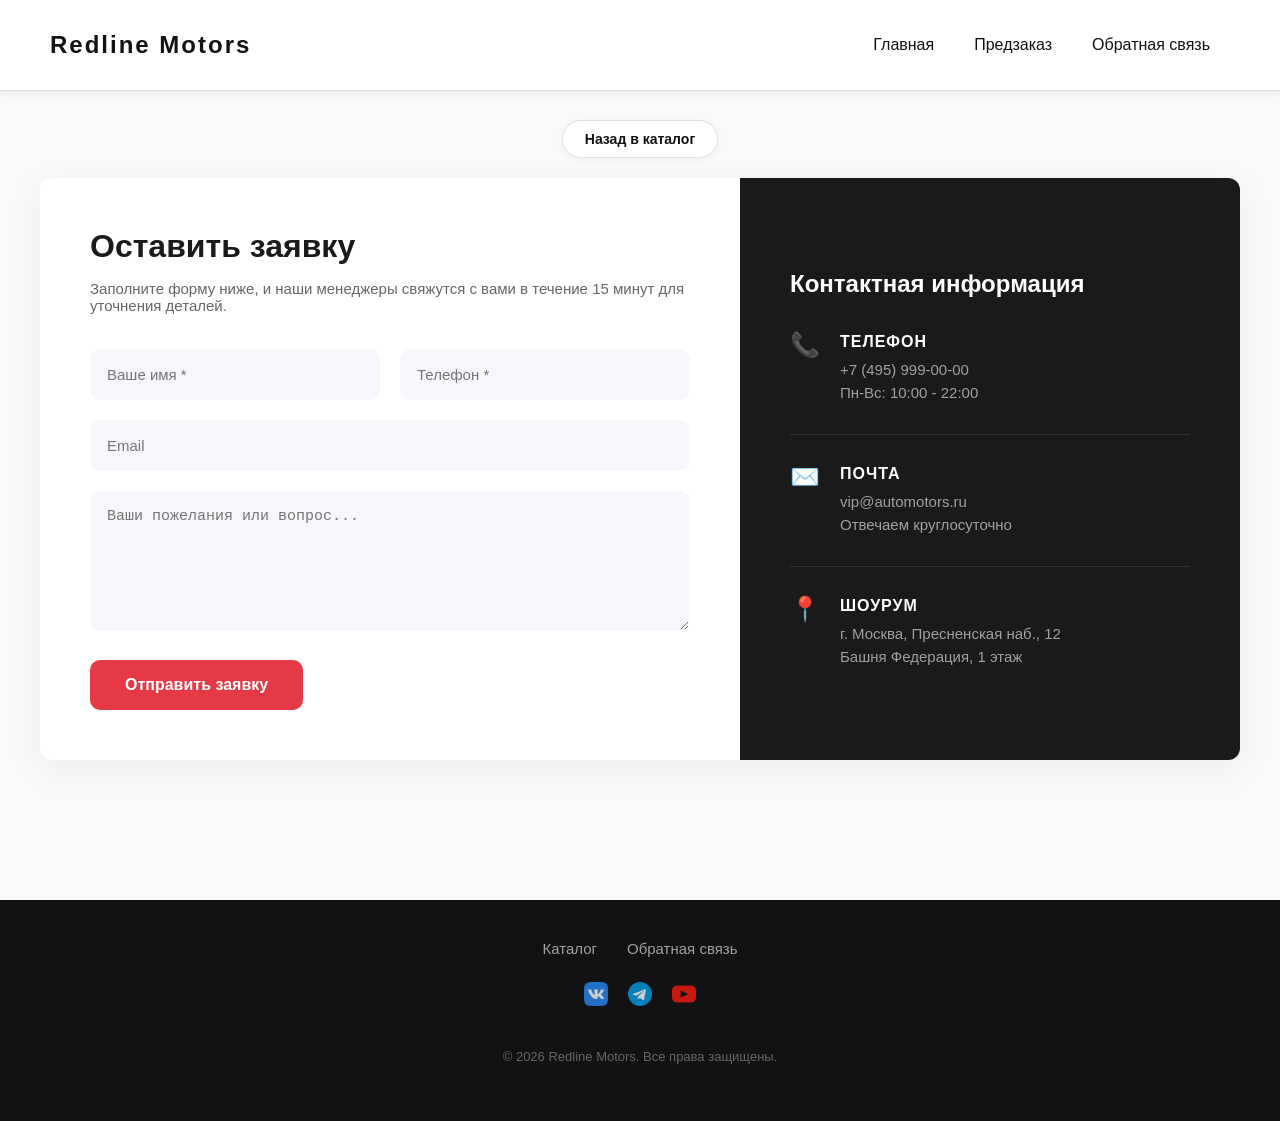
<file: contacts.html>
<!DOCTYPE html>
<html lang="ru">
<head>
    <meta charset="UTF-8">
    <meta name="viewport" content="width=device-width, initial-scale=1.0">
    <title>Обратная связь - Redline Motors</title>
    <link rel="icon" type="image/png" href="assets/logo.png">
    <link rel="stylesheet" href="css/navbar.css">
    <link rel="stylesheet" href="css/global.css">
    <link rel="stylesheet" href="css/index.css">
    <style>
        /* Черный футер */
        .divfooter {
            background-color: #121212 !important;
            color: #ffffff !important;
        }

        .divfooter a {
            color: #a0a0a0 !important;
        }

        .divfooter a:hover {
            color: #e63946 !important;
        }

        .divfooter-bottom p {
            color: #666666 !important;
        }

        /* Базовые стили секции */
        * {
            box-sizing: border-box;
        }
        
        body {
            background-color: #f9f9f9; /* Светлый фон сайта для контраста */
            margin: 0;
            font-family: 'Segoe UI', Tahoma, Geneva, Verdana, sans-serif;
        }

        .contact-section {
            display: flex;
            flex-wrap: wrap;
            max-width: 1200px;
            margin: 60px auto;
            background-color: #ffffff;
            border-radius: 12px;
            box-shadow: 0 10px 40px rgba(0,0,0,0.05); /* Легкая тень для всего блока */
            overflow: hidden; /* Чтобы углы карточек не вылезали */
        }

        /* Левая колонка - Форма */
        .contact-form-container {
            flex: 1.2;
            min-width: 300px;
            padding: 50px;
        }

        .contact-form-container h2 {
            font-size: 32px;
            margin-top: 0;
            margin-bottom: 10px;
            color: #1a1a1a;
        }

        .contact-form-container > p {
            color: #666;
            margin-bottom: 35px;
            font-size: 15px;
        }

        .form-row {
            display: flex;
            gap: 20px;
            margin-bottom: 20px;
        }

        .form-group {
            flex: 1;
        }

        .form-group input, .form-group textarea {
            width: 100%;
            padding: 16px;
            background-color: #f5f7fa;
            border: 1px solid transparent;
            border-radius: 10px;
            outline: none;
            font-size: 15px;
            transition: border 0.3s ease;
        }

        .form-group input:focus, .form-group textarea:focus {
            border: 1px solid #e63946;
            background-color: #ffffff;
        }

        .form-group textarea {
            resize: vertical;
            min-height: 140px;
        }

        .submit-btn {
            background-color: #e63946; /* Фирменный красный */
            color: white;
            border: none;
            padding: 16px 35px;
            font-size: 16px;
            cursor: pointer;
            border-radius: 10px;
            font-weight: 600;
            transition: background 0.3s, transform 0.1s;
        }

        .submit-btn:hover {
            background-color: #c92a38;
        }
        
        .submit-btn:active {
            transform: scale(0.98);
        }

        /* Правая колонка - Цельная темная карточка */
        .contact-info-container {
            flex: 0.8;
            min-width: 300px;
            background-color: #1a1a1a; /* Темный премиальный фон */
            color: #ffffff;
            padding: 50px;
            display: flex;
            flex-direction: column;
            justify-content: center;
        }

        .contact-info-container h3 {
            font-size: 24px;
            margin-top: 0;
            margin-bottom: 35px;
            font-weight: 600;
        }

        .info-item {
            display: flex;
            align-items: flex-start;
            margin-bottom: 30px;
            padding-bottom: 30px;
            border-bottom: 1px solid rgba(255, 255, 255, 0.1); /* Тонкая линия разделителя */
        }

        .info-item:last-child {
            margin-bottom: 0;
            padding-bottom: 0;
            border-bottom: none;
        }

        .info-icon {
            color: #e63946; /* Красные акцентные иконки */
            font-size: 24px;
            margin-right: 20px;
            line-height: 1;
        }

        .info-text h4 {
            margin: 0 0 8px 0;
            font-size: 16px;
            font-weight: 600;
            color: #ffffff;
            letter-spacing: 1px;
            text-transform: uppercase;
        }

        .info-text p {
            margin: 0;
            color: #a0a0a0; /* Светло-серый читаемый текст */
            font-size: 15px;
            line-height: 1.5;
        }

        /* Закрепленная шапка как в каталоге */
        header {
            position: fixed !important;
            top: 0;
            left: 0;
            right: 0;
            background: #ffffff !important;
            box-shadow: 0 2px 10px rgba(0, 0, 0, 0.05);
            border-bottom: 1px solid #e0e0e0;
            z-index: 1000 !important;
        }

        .navbar {
            background-color: #ffffff !important;
            padding: 20px 50px !important;
        }

        /* Адаптивность для мобильных */
        @media (max-width: 850px) {
            .contact-section {
                flex-direction: column;
                margin: 20px;
            }
            .form-row {
                flex-direction: column;
                gap: 20px;
            }
            .contact-info-container {
                padding: 40px 30px;
            }
            .contact-form-container {
                padding: 40px 30px;
            }
        }

        @media (max-width: 768px) {
            .navbar {
                padding: 15px 20px !important;
            }
        }
    </style>
</head>
<body>
  <!-- Fullscreen Overlay Menu Start -->
  <input type="checkbox" id="active">
  <label for="active" class="menu-btn">
    <span></span>
  </label>
  <div class="wrapper">
    <ul>
      <li><a href="index.html">Главная</a></li>
      <li><a href="preorder.html">Предзаказ</a></li>
      <li><a href="contacts.html">Обратная связь</a></li>
    </ul>
  </div>
  
  <script>
    (function() {
      var checkbox = document.getElementById('active');
      if (!checkbox) return;

      // Close menu on link click
      var links = document.querySelectorAll('.wrapper a');
      links.forEach(function(link) {
        link.addEventListener('click', function() {
          checkbox.checked = false;
        });
      });

      // Close menu when clicking outside of the menu list (on the wrapper)
      var wrapper = document.querySelector('.wrapper');
      if (wrapper) {
        wrapper.addEventListener('click', function(e) {
          if (e.target === wrapper) {
            checkbox.checked = false;
          }
        });
      }
    })();
  </script>
  <!-- Fullscreen Overlay Menu End -->
  
  
  

    <header>
      <nav class="navbar light-bg">
        <a href="index.html" class="logo"><span>Redline</span> Motors</a>
  <ul class="nav-links">
          <li><a href="index.html">Главная</a></li>
          <li><a href="preorder.html">Предзаказ</a></li>
          <li><a href="contacts.html">Обратная связь</a></li>
        </ul>
        <div class="burger" id="burger-menu">
          <div></div>
          <div></div>
          <div></div>
        </div>
      </nav>
    </header>

    <div class="page-back-wrap">
        <a href="catalog/catalog.html" class="back-catalog-btn">Назад в каталог</a>
    </div>

    <section class="contact-section">
        <div class="contact-form-container">
            <h2>Оставить заявку</h2>
            <p>Заполните форму ниже, и наши менеджеры свяжутся с вами в течение 15 минут для уточнения деталей.</p>
            
            <form action="#" method="POST">
                <div class="form-row">
                    <div class="form-group">
                        <input type="text" placeholder="Ваше имя *" required>
                    </div>
                    <div class="form-group">
                        <input type="tel" placeholder="Телефон *" required>
                    </div>
                </div>
                <div class="form-row">
                    <div class="form-group">
                        <input type="email" placeholder="Email">
                    </div>
                </div>
                <div class="form-group" style="margin-bottom: 25px;">
                    <textarea placeholder="Ваши пожелания или вопрос..."></textarea>
                </div>
                <button type="submit" class="submit-btn">Отправить заявку</button>
            </form>
        </div>

        <div class="contact-info-container">
            <h3>Контактная информация</h3>
            
            <div class="info-item">
                <div class="info-icon">📞</div>
                <div class="info-text">
                    <h4>Телефон</h4>
                    <p>+7 (495) 999-00-00<br>Пн-Вс: 10:00 - 22:00</p>
                </div>
            </div>
            
            <div class="info-item">
                <div class="info-icon">✉️</div>
                <div class="info-text">
                    <h4>Почта</h4>
                    <p>vip@automotors.ru<br>Отвечаем круглосуточно</p>
                </div>
            </div>

            <div class="info-item">
                <div class="info-icon">📍</div>
                <div class="info-text">
                    <h4>Шоурум</h4>
                    <p>г. Москва, Пресненская наб., 12<br>Башня Федерация, 1 этаж</p>
                </div>
            </div>
        </div>
    </section>

    <div class="divfooter" style="margin-top: 80px !important;">
      <div class="divfooter-nav-row">
        <a href="catalog/catalog.html">Каталог</a>
        <a href="contacts.html">Обратная связь</a>
      </div>
      <div class="divfooter-socials">
        <a href="#" target="_blank">
          <img src="./assets/logo/vk.png" alt="VK" />
        </a>
        <a href="#" target="_blank">
          <img src="./assets/logo/tg.png" alt="Telegram" />
        </a>
        <a href="#" target="_blank">
          <img src="./assets/logo/youtube.png" alt="YouTube" />
        </a>
      </div>
      <div class="divfooter-bottom">
        <p>© 2026 Redline Motors. Все права защищены.</p>
      </div>
    </div>

    <script>
        // Burger menu toggle
        var burgerBtn = document.getElementById('burger-menu');
        var navLinksEl = document.querySelector('.nav-links');
        if (burgerBtn && navLinksEl) {
          burgerBtn.addEventListener('click', function() {
            navLinksEl.classList.toggle('nav-active');
            burgerBtn.classList.toggle('toggle');
          });
          document.addEventListener('click', function(e) {
            if (navLinksEl.classList.contains('nav-active') &&
                !navLinksEl.contains(e.target) &&
                !burgerBtn.contains(e.target)) {
              navLinksEl.classList.remove('nav-active');
              burgerBtn.classList.remove('toggle');
            }
          });
        }

        // Mobile dropdown toggle
        var dropdownBtn = document.querySelector('.dropdown .dropbtn');
        if (dropdownBtn) {
          dropdownBtn.addEventListener('click', function(e) {
            if (window.innerWidth <= 768) {
              e.preventDefault();
              this.parentElement.classList.toggle('dropdown-open');
            }
          });
        }
    </script>
</body>
</html>
</file>
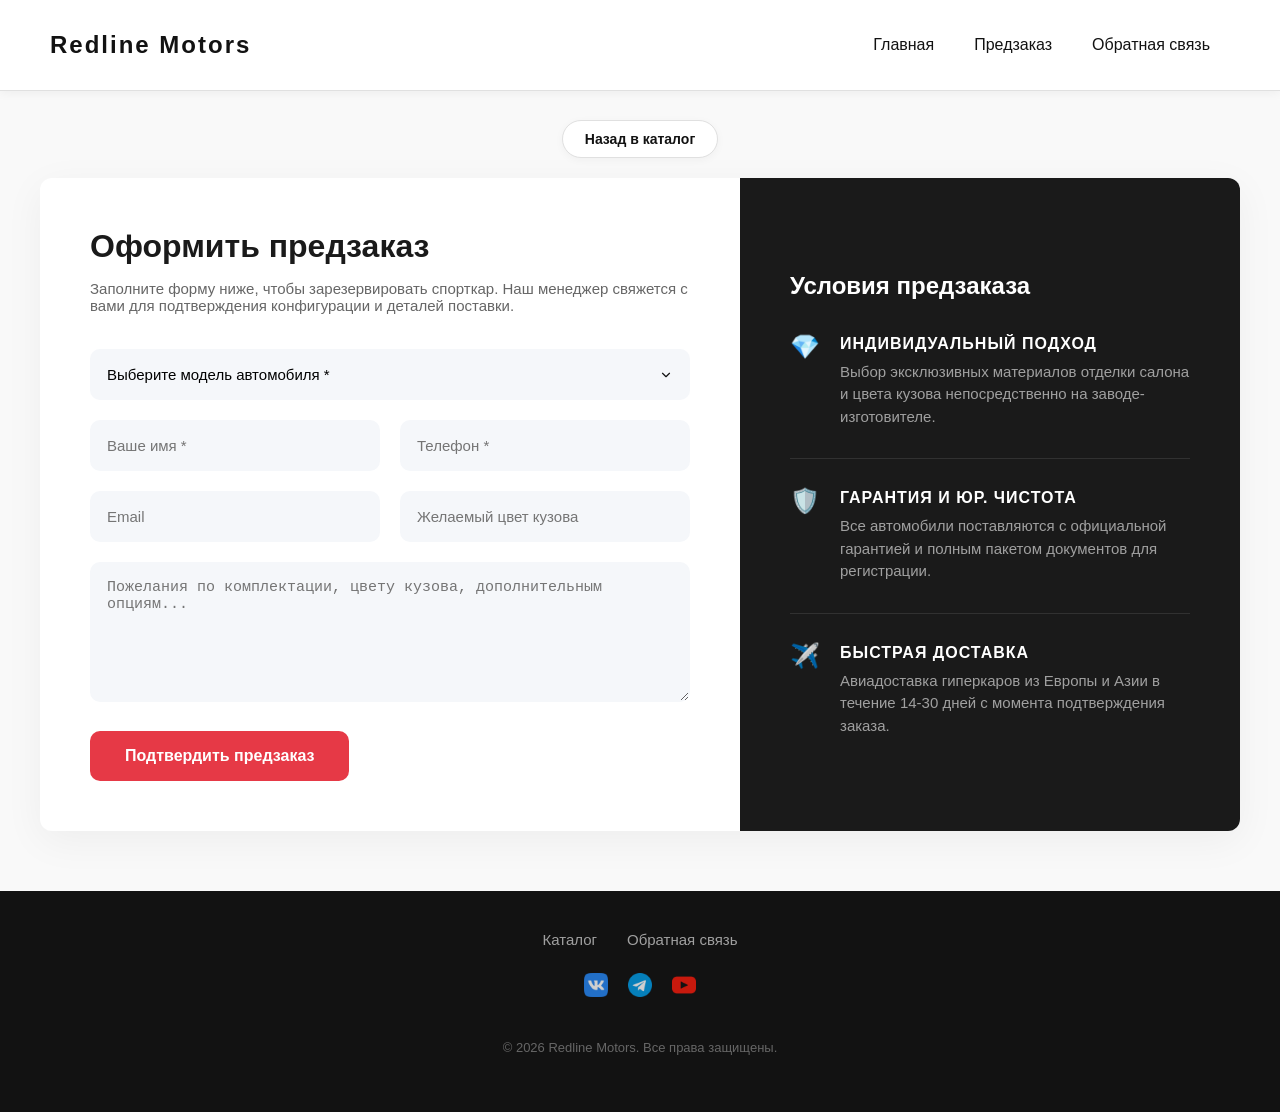
<file: preorder.html>
<!DOCTYPE html>
<html lang="ru">
<head>
    <meta charset="UTF-8">
    <meta name="viewport" content="width=device-width, initial-scale=1.0">
    <title>Оформление предзаказа - Redline Motors</title>
    <link rel="icon" type="image/png" href="assets/logo.png">
    <link rel="stylesheet" href="css/navbar.css">
    <link rel="stylesheet" href="css/global.css">
    <link rel="stylesheet" href="css/index.css">
    <style>
        /* Черный футер */
        .divfooter {
            background-color: #121212 !important;
            color: #ffffff !important;
        }

        .divfooter a {
            color: #a0a0a0 !important;
        }

        .divfooter a:hover {
            color: #e63946 !important;
        }

        .divfooter-bottom p {
            color: #666666 !important;
        }

        /* Базовые стили секции */
        * {
            box-sizing: border-box;
        }
        
        body {
            background-color: #f9f9f9; /* Светлый фон сайта для контраста */
            margin: 0;
            font-family: 'Segoe UI', Tahoma, Geneva, Verdana, sans-serif;
        }

        .contact-section {
            display: flex;
            flex-wrap: wrap;
            max-width: 1200px;
            margin: 60px auto;
            background-color: #ffffff;
            border-radius: 12px;
            box-shadow: 0 10px 40px rgba(0,0,0,0.05); /* Легкая тень для всего блока */
            overflow: hidden; /* Чтобы углы карточек не вылезали */
        }

        /* Левая колонка - Форма */
        .contact-form-container {
            flex: 1.2;
            min-width: 300px;
            padding: 50px;
        }

        .contact-form-container h2 {
            font-size: 32px;
            margin-top: 0;
            margin-bottom: 10px;
            color: #1a1a1a;
        }

        .contact-form-container > p {
            color: #666;
            margin-bottom: 35px;
            font-size: 15px;
        }

        .form-row {
            display: flex;
            gap: 20px;
            margin-bottom: 20px;
        }

        .form-group {
            flex: 1;
        }

        .form-group input, .form-group textarea, .form-group select {
            width: 100%;
            padding: 16px;
            background-color: #f5f7fa;
            border: 1px solid transparent;
            border-radius: 10px;
            outline: none;
            font-size: 15px;
            transition: border 0.3s ease;
        }

        .form-group select {
            appearance: none;
            background-image: url("data:image/svg+xml;charset=utf-8,%3Csvg xmlns='http://www.w3.org/2000/svg' width='16' height='16' viewBox='0 0 24 24' fill='none' stroke='%23121212' stroke-width='2' stroke-linecap='round' stroke-linejoin='round'%3E%3Cpath d='M6 9l6 6 6-6'/%3E%3C/svg%3E");
            background-repeat: no-repeat;
            background-position: right 16px center;
            background-size: 14px;
            cursor: pointer;
        }

        .form-group input:focus, .form-group textarea:focus, .form-group select:focus {
            border: 1px solid #e63946;
            background-color: #ffffff;
        }

        .form-group textarea {
            resize: vertical;
            min-height: 140px;
        }

        .submit-btn {
            background-color: #e63946; /* Фирменный красный */
            color: white;
            border: none;
            padding: 16px 35px;
            font-size: 16px;
            cursor: pointer;
            border-radius: 10px;
            font-weight: 600;
            transition: background 0.3s, transform 0.1s;
        }

        .submit-btn:hover {
            background-color: #c92a38;
        }
        
        .submit-btn:active {
            transform: scale(0.98);
        }

        /* Правая колонка - Цельная темная карточка */
        .contact-info-container {
            flex: 0.8;
            min-width: 300px;
            background-color: #1a1a1a; /* Темный премиальный фон */
            color: #ffffff;
            padding: 50px;
            display: flex;
            flex-direction: column;
            justify-content: center;
        }

        .contact-info-container h3 {
            font-size: 24px;
            margin-top: 0;
            margin-bottom: 35px;
            font-weight: 600;
        }

        .info-item {
            display: flex;
            align-items: flex-start;
            margin-bottom: 30px;
            padding-bottom: 30px;
            border-bottom: 1px solid rgba(255, 255, 255, 0.1); /* Тонкая линия разделителя */
        }

        .info-item:last-child {
            margin-bottom: 0;
            padding-bottom: 0;
            border-bottom: none;
        }

        .info-icon {
            color: #e63946; /* Красные акцентные иконки */
            font-size: 24px;
            margin-right: 20px;
            line-height: 1;
        }

        .info-text h4 {
            margin: 0 0 8px 0;
            font-size: 16px;
            font-weight: 600;
            color: #ffffff;
            letter-spacing: 1px;
            text-transform: uppercase;
        }

        .info-text p {
            margin: 0;
            color: #a0a0a0; /* Светло-серый читаемый текст */
            font-size: 15px;
            line-height: 1.5;
        }

        /* Закрепленная шапка как в каталоге */
        header {
            position: fixed !important;
            top: 0;
            left: 0;
            right: 0;
            background: #ffffff !important;
            box-shadow: 0 2px 10px rgba(0, 0, 0, 0.05);
            border-bottom: 1px solid #e0e0e0;
            z-index: 1000 !important;
        }

        .navbar {
            background-color: #ffffff !important;
            padding: 20px 50px !important;
        }

        /* Адаптивность для мобильных */
        @media (max-width: 850px) {
            .contact-section {
                flex-direction: column;
                margin: 20px;
            }
            .form-row {
                flex-direction: column;
                gap: 20px;
            }
            .contact-info-container {
                padding: 40px 30px;
            }
            .contact-form-container {
                padding: 40px 30px;
            }
        }

        @media (max-width: 768px) {
            .navbar {
                padding: 15px 20px !important;
            }
        }
    </style>
</head>
<body>
  <!-- Fullscreen Overlay Menu Start -->
  <input type="checkbox" id="active">
  <label for="active" class="menu-btn">
    <span></span>
  </label>
  <div class="wrapper">
    <ul>
      <li><a href="index.html">Главная</a></li>
      <li><a href="preorder.html">Предзаказ</a></li>
      <li><a href="contacts.html">Обратная связь</a></li>
    </ul>
  </div>
  
  <script>
    (function() {
      var checkbox = document.getElementById('active');
      if (!checkbox) return;

      // Close menu on link click
      var links = document.querySelectorAll('.wrapper a');
      links.forEach(function(link) {
        link.addEventListener('click', function() {
          checkbox.checked = false;
        });
      });

      // Close menu when clicking outside of the menu list (on the wrapper)
      var wrapper = document.querySelector('.wrapper');
      if (wrapper) {
        wrapper.addEventListener('click', function(e) {
          if (e.target === wrapper) {
            checkbox.checked = false;
          }
        });
      }
    })();
  </script>
  <!-- Fullscreen Overlay Menu End -->
  
  
  

    <header>
      <nav class="navbar light-bg">
        <a href="index.html" class="logo"><span>Redline</span> Motors</a>
  <ul class="nav-links">
          <li><a href="index.html">Главная</a></li>
          <li><a href="preorder.html">Предзаказ</a></li>
          <li><a href="contacts.html">Обратная связь</a></li>
        </ul>
        <div class="burger" id="burger-menu">
          <div></div>
          <div></div>
          <div></div>
        </div>
      </nav>
    </header>

    <div class="page-back-wrap">
        <a href="catalog/catalog.html" class="back-catalog-btn">Назад в каталог</a>
    </div>

    <section class="contact-section">
        <div class="contact-form-container">
            <h2>Оформить предзаказ</h2>
            <p>Заполните форму ниже, чтобы зарезервировать спорткар. Наш менеджер свяжется с вами для подтверждения конфигурации и деталей поставки.</p>
            
            <form action="#" method="POST">
                <div class="form-row">
                    <div class="form-group">
                        <select id="car-select" required>
                            <option value="" disabled selected>Выберите модель автомобиля *</option>
                            <optgroup label="Aston Martin">
                                <option value="aston_martin_vantage_s">Aston Martin Vantage S</option>
                                <option value="aston_martin_valhalla">Aston Martin Valhalla</option>
                            </optgroup>
                            <optgroup label="Bugatti">
                                <option value="bugatti_vision_gt">Bugatti Vision Gran Turismo</option>
                                <option value="bugatti_veyron">Bugatti Veyron 16.4</option>
                            </optgroup>
                            <optgroup label="Ferrari">
                                <option value="ferrari_fxx_k">Ferrari FXX K</option>
                                <option value="ferrari_sf90_stradale">Ferrari SF90 Stradale</option>
                            </optgroup>
                            <optgroup label="Lamborghini">
                                <option value="lamborghini_huracan">Lamborghini Huracán</option>
                                <option value="lamborghini_revuelto">Lamborghini Revuelto</option>
                            </optgroup>
                            <optgroup label="McLaren">
                                <option value="mclaren_650s">McLaren 650S</option>
                                <option value="mclaren_p1">McLaren P1</option>
                            </optgroup>
                            <optgroup label="Porsche">
                                <option value="porsche_911_gt3_touring">Porsche 911 GT3 Touring</option>
                                <option value="porsche_718_cayman">Porsche 718 Cayman</option>
                            </optgroup>
                        </select>
                    </div>
                </div>
                <div class="form-row">
                    <div class="form-group">
                        <input type="text" placeholder="Ваше имя *" required>
                    </div>
                    <div class="form-group">
                        <input type="tel" placeholder="Телефон *" required>
                    </div>
                </div>
                <div class="form-row">
                    <div class="form-group">
                        <input type="email" placeholder="Email">
                    </div>
                    <div class="form-group">
                        <input type="text" placeholder="Желаемый цвет кузова">
                    </div>
                </div>
                <div class="form-group" style="margin-bottom: 25px;">
                    <textarea placeholder="Пожелания по комплектации, цвету кузова, дополнительным опциям..."></textarea>
                </div>
                <button type="submit" class="submit-btn">Подтвердить предзаказ</button>
            </form>
        </div>

        <div class="contact-info-container">
            <h3>Условия предзаказа</h3>
            
            <div class="info-item">
                <div class="info-icon">💎</div>
                <div class="info-text">
                    <h4>Индивидуальный подход</h4>
                    <p>Выбор эксклюзивных материалов отделки салона и цвета кузова непосредственно на заводе-изготовителе.</p>
                </div>
            </div>
            
            <div class="info-item">
                <div class="info-icon">🛡️</div>
                <div class="info-text">
                    <h4>Гарантия и Юр. чистота</h4>
                    <p>Все автомобили поставляются с официальной гарантией и полным пакетом документов для регистрации.</p>
                </div>
            </div>

            <div class="info-item">
                <div class="info-icon">✈️</div>
                <div class="info-text">
                    <h4>Быстрая доставка</h4>
                    <p>Авиадоставка гиперкаров из Европы и Азии в течение 14-30 дней с момента подтверждения заказа.</p>
                </div>
            </div>
        </div>
    </section>

    <div class="divfooter">
      <div class="divfooter-nav-row">
        <a href="catalog/catalog.html">Каталог</a>
        <a href="contacts.html">Обратная связь</a>
      </div>
      <div class="divfooter-socials">
        <a href="#" target="_blank">
          <img src="assets/logo/vk.png" alt="VK" />
        </a>
        <a href="#" target="_blank">
          <img src="assets/logo/tg.png" alt="Telegram" />
        </a>
        <a href="#" target="_blank">
          <img src="assets/logo/youtube.png" alt="YouTube" />
        </a>
      </div>
      <div class="divfooter-bottom">
        <p>© 2026 Redline Motors. Все права защищены.</p>
      </div>
    </div>

    <script>
      // Burger menu toggle
      var burgerBtn = document.getElementById('burger-menu');
      var navLinksEl = document.querySelector('.nav-links');
      if (burgerBtn && navLinksEl) {
        burgerBtn.addEventListener('click', function() {
          navLinksEl.classList.toggle('nav-active');
          burgerBtn.classList.toggle('toggle');
        });
        document.addEventListener('click', function(e) {
          if (navLinksEl.classList.contains('nav-active') &&
              !navLinksEl.contains(e.target) &&
              !burgerBtn.contains(e.target)) {
            navLinksEl.classList.remove('nav-active');
            burgerBtn.classList.remove('toggle');
          }
        });
      }

      // Mobile dropdown toggle
      var dropdownBtn = document.querySelector('.dropdown .dropbtn');
      if (dropdownBtn) {
        dropdownBtn.addEventListener('click', function(e) {
          if (window.innerWidth <= 768) {
            e.preventDefault();
            this.parentElement.classList.toggle('dropdown-open');
          }
        });
      }

      // Автоматическое заполнение модели из GET-параметра URL
      document.addEventListener("DOMContentLoaded", function () {
        var urlParams = new URLSearchParams(window.location.search);
        var carParam = urlParams.get("car");
        if (carParam) {
          var selectElement = document.getElementById("car-select");
          if (selectElement) {
            selectElement.value = carParam;
          }
        }
      });
    </script>
</body>
</html>
</file>
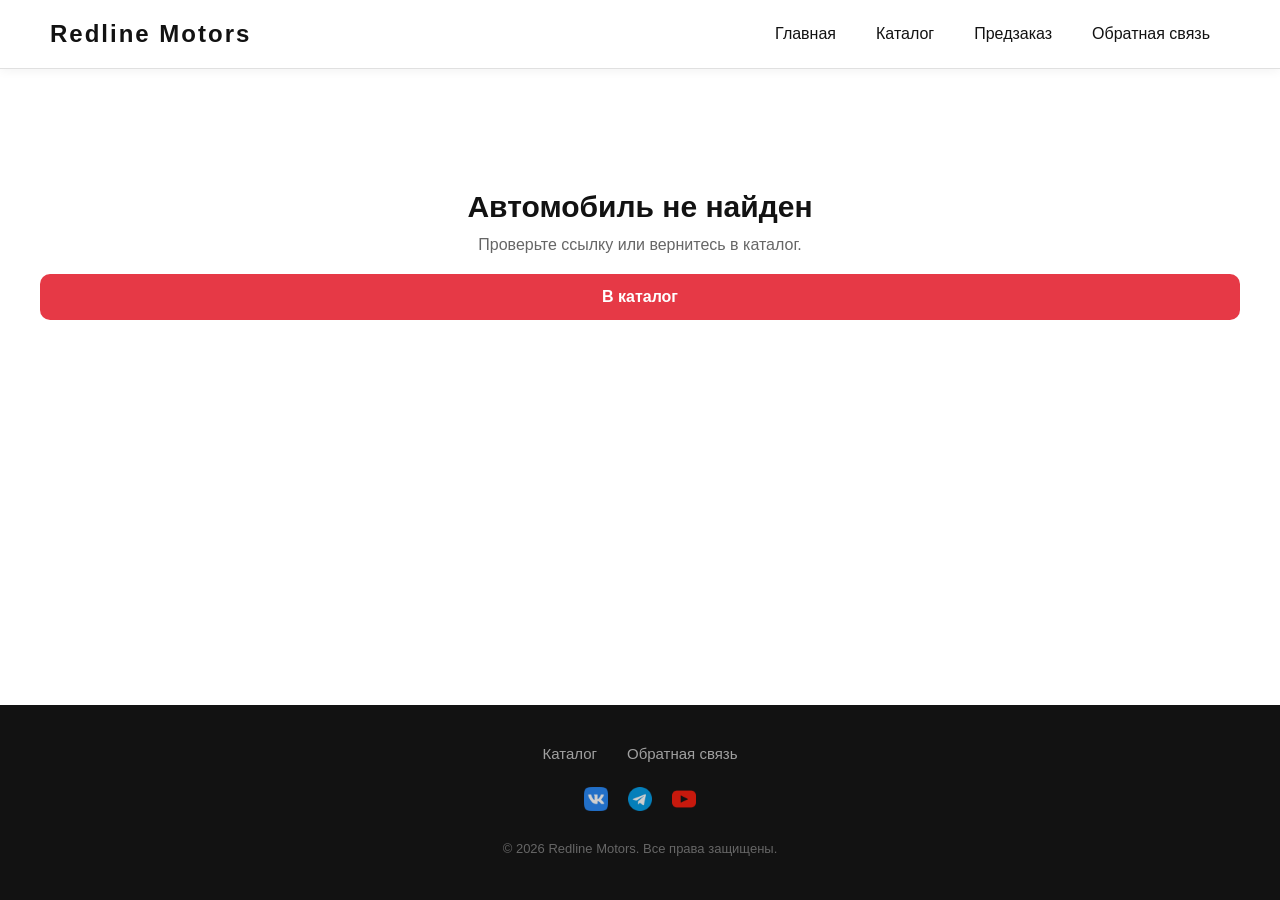
<file: card/card.html>
<!DOCTYPE html>
<html lang="ru">
<head>
    <meta charset="UTF-8">
    <meta name="viewport" content="width=device-width, initial-scale=1.0">
    <title>Карточка автомобиля - Redline Motors</title>
    <link rel="icon" type="image/png" href="../assets/logo.png">
    <link rel="stylesheet" href="../css/navbar.css">
    <link rel="stylesheet" href="../css/global.css">
    <link rel="stylesheet" href="../css/index.css">
    <style>
        * {
            box-sizing: border-box;
            margin: 0;
            padding: 0;
        }

        body {
            font-family: 'Segoe UI', Roboto, Helvetica, Arial, sans-serif;
            background-color: #ffffff;
            color: #121212;
            min-height: 100vh;
            display: flex;
            flex-direction: column;
        }

        header {
            position: fixed !important;
            top: 0;
            left: 0;
            right: 0;
            background: #ffffff !important;
            box-shadow: 0 2px 10px rgba(0, 0, 0, 0.05);
            border-bottom: 1px solid #e0e0e0;
            z-index: 1000 !important;
        }

        .navbar {
            background-color: #ffffff !important;
            padding: 20px 50px !important;
        }

        .card-page {
            flex: 1;
            width: 100%;
            padding: 110px 20px 40px;
        }

        .card-shell {
            max-width: 1400px;
            margin: 0 auto;
            position: relative;
        }

        .back-btn {
            position: absolute;
            left: 0;
            top: -52px;
            gap: 8px;
            z-index: 2;
        }

        .back-btn svg {
            width: 20px;
            height: 20px;
            fill: currentColor;
        }

        .wb-product-container {
            display: flex;
            gap: 30px;
            align-items: flex-start;
            padding-top: 56px;
        }

        .wb-gallery {
            display: flex;
            flex-direction: column;
            gap: 15px;
            flex: 0 0 45%;
            min-width: 0;
            align-items: center;
        }

        .wb-main-image-wrap {
            position: relative;
            width: 100%;
        }

        .wb-main-image {
            width: 100%;
            border-radius: 16px;
            overflow: hidden;
            background-color: #f7f7f7;
            border: 1px solid #e0e0e0;
            aspect-ratio: 16 / 9;
        }

        .wb-main-image img {
            width: 100%;
            height: 100%;
            object-fit: cover;
            display: block;
        }

        .wb-carousel-container {
            display: flex;
            align-items: center;
            justify-content: center;
            gap: 6px;
            width: 100%;
        }

        .wb-thumbnails {
            display: flex;
            gap: 12px;
            overflow-x: auto;
            scroll-behavior: smooth;
            padding: 5px 0;
            flex: 0 0 auto;
            scrollbar-width: none;
            -ms-overflow-style: none;
        }

        .wb-thumbnails::-webkit-scrollbar {
            display: none;
        }

        .wb-thumb {
            flex: 0 0 88px;
            height: 66px;
            background-color: #f7f7f7;
            border-radius: 8px;
            cursor: pointer;
            border: 2px solid transparent;
            background-size: cover;
            background-position: center;
            transition: border-color 0.3s;
        }

        .wb-thumb.active {
            border-color: #e63946;
        }

        .wb-thumb:hover {
            border-color: #999;
        }

        .wb-thumb.active:hover {
            border-color: #e63946;
        }

        .carousel-btn {
            background-color: #ffffff;
            color: #121212;
            border: 1px solid #e0e0e0;
            border-radius: 50%;
            width: 36px;
            height: 36px;
            display: flex;
            align-items: center;
            justify-content: center;
            cursor: pointer;
            font-size: 14px;
            transition: all 0.2s;
            flex-shrink: 0;
        }

        .carousel-btn:hover {
            background-color: #e63946;
            color: #ffffff;
            border-color: #e63946;
        }

        .wb-info {
            flex: 1 1 28%;
            min-width: 0;
            padding-top: 10px;
        }

        .wb-title {
            font-size: 26px;
            font-weight: 700;
            margin-bottom: 25px;
            line-height: 1.3;
            color: #121212;
        }

        .wb-specs {
            display: flex;
            flex-direction: column;
            gap: 16px;
            font-size: 14px;
        }

        .wb-spec-row {
            display: flex;
            align-items: flex-end;
            gap: 10px;
        }

        .wb-spec-name {
            width: 50%;
            color: #666;
            border-bottom: 1px dotted #e0e0e0;
            position: relative;
            top: -4px;
        }

        .wb-spec-value {
            width: 50%;
            padding-left: 5px;
            color: #121212;
            font-weight: 500;
            word-break: break-word;
        }

        .wb-spec-value.highlight {
            color: #e63946;
            font-weight: 700;
        }

        .wb-buy-box {
            flex: 0 0 22%;
            min-width: 220px;
            background-color: #ffffff;
            border-radius: 16px;
            padding: 24px;
            box-shadow: 0 10px 30px rgba(0, 0, 0, 0.05);
            border: 1px solid #e0e0e0;
            position: sticky;
            top: 110px;
        }

        .wb-current-price {
            font-size: 28px;
            font-weight: 800;
            color: #e63946;
            display: block;
            margin-bottom: 20px;
        }

        .wb-btn {
            width: 100%;
            padding: 14px;
            border-radius: 10px;
            font-size: 16px;
            font-weight: 600;
            cursor: pointer;
            border: none;
            transition: all 0.3s ease;
            text-decoration: none;
            display: inline-block;
            text-align: center;
        }

        .wb-btn-primary {
            background-color: #e63946;
            color: #fff;
        }

        .wb-btn-primary:hover {
            background-color: #c92a38;
        }

        .wb-delivery {
            margin-top: 15px;
            font-size: 13px;
            color: #666;
        }

        .empty-state {
            text-align: center;
            padding: 80px 20px;
        }

        .empty-state h1 {
            margin-bottom: 12px;
            font-size: 30px;
        }

        .empty-state p {
            color: #666;
            margin-bottom: 20px;
        }

        .divfooter {
            background-color: #121212 !important;
            color: #ffffff !important;
            width: 100%;
            padding: 60px 20px 40px 20px;
            box-sizing: border-box;
            margin-top: auto !important;
            flex-shrink: 0;
        }

        .divfooter a {
            color: #a0a0a0 !important;
        }

        .divfooter a:hover {
            color: #e63946 !important;
        }

        .divfooter-bottom p {
            color: #666666 !important;
        }

        .related-offers {
            max-width: 1400px;
            margin: 60px auto 0;
            padding-top: 10px;
        }

        .related-offers h2 {
            font-size: 28px;
            font-weight: 700;
            margin-bottom: 28px;
            color: #121212;
        }

        .related-offers h2 span {
            color: #e63946;
        }

        .related-grid {
            display: grid;
            grid-template-columns: repeat(auto-fit, minmax(280px, 1fr));
            gap: 24px;
        }

        .related-card {
            background: #ffffff;
            border: 1px solid #e0e0e0;
            border-radius: 12px;
            overflow: hidden;
            display: flex;
            flex-direction: column;
            box-shadow: 0 4px 12px rgba(0, 0, 0, 0.05);
            transition: transform 0.3s ease, box-shadow 0.3s ease, border-color 0.3s ease;
        }

        .related-card:hover {
            transform: translateY(-6px);
            box-shadow: 0 15px 30px rgba(230, 57, 70, 0.2);
            border-color: #e63946;
        }

        .related-card-link {
            display: flex;
            flex-direction: column;
            flex-grow: 1;
            text-decoration: none;
            color: inherit;
        }

        .related-card-image {
            height: 200px;
            background-size: cover;
            background-position: center;
            border-bottom: 3px solid #e63946;
        }

        .related-card-content {
            padding: 20px 20px 0;
            display: flex;
            flex-direction: column;
            flex-grow: 1;
        }

        .related-card-title {
            font-size: 18px;
            font-weight: 700;
            color: #121212;
            margin-bottom: 12px;
        }

        .related-card-specs {
            font-size: 13px;
            color: #555;
            line-height: 1.6;
            margin-bottom: 18px;
        }

        .related-card-specs span {
            color: #121212;
            font-weight: 500;
        }

        .related-card-price {
            font-size: 18px;
            font-weight: 800;
            color: #e63946;
            text-decoration: none;
        }

        .related-card-bottom {
            margin-top: auto;
            padding: 20px;
            display: flex;
            justify-content: space-between;
            align-items: center;
            gap: 12px;
        }

        .related-card-btn {
            background: #ffffff;
            color: #121212;
            border: 1px solid #e63946;
            padding: 8px 16px;
            border-radius: 10px;
            font-size: 13px;
            font-weight: 600;
            text-decoration: none;
            display: inline-block;
            transition: all 0.3s ease;
        }

        .related-card:hover .related-card-btn {
            color: #e63946;
        }

        @media (max-width: 1200px) {
            .wb-product-container {
                flex-wrap: wrap;
            }

            .wb-gallery {
                flex: 1 1 100%;
            }

            .wb-info {
                flex: 1 1 calc(60% - 15px);
            }

            .wb-buy-box {
                flex: 1 1 calc(40% - 15px);
                position: static;
            }
        }

        @media (max-width: 900px) {
            .card-page {
                padding-top: 95px;
            }

            .wb-product-container {
                flex-direction: column;
                gap: 24px;
                padding-top: 0;
            }

            .wb-gallery,
            .wb-info,
            .wb-buy-box {
                flex: 1 1 auto;
                width: 100%;
                min-width: 0;
            }

            .wb-buy-box {
                position: static;
            }

            .wb-title {
                font-size: 24px;
            }
        }

        @media (max-width: 768px) {
            .navbar {
                padding: 15px 20px !important;
            }

            .card-page {
                padding: 85px 16px 30px;
            }

            .back-btn {
                top: 12px;
                left: 12px;
                width: 40px;
                height: 40px;
                border-radius: 50%;
                padding: 0;
                border: none;
                background: rgba(255, 255, 255, 0.92);
                box-shadow: 0 2px 10px rgba(0, 0, 0, 0.12);
                z-index: 5;
                transform: none;
                overflow: visible;
            }

            .back-btn::before {
                display: none;
            }

            .back-btn:hover {
                color: #e63946;
                border: none;
                transform: scale(1.05);
                box-shadow: 0 4px 14px rgba(230, 57, 70, 0.25);
            }

            .back-btn-text {
                display: none;
            }

            .wb-main-image {
                aspect-ratio: 4 / 3;
            }

            .wb-thumb {
                flex: 0 0 calc((100% - 24px) / 4);
                width: calc((100% - 24px) / 4);
                height: 54px;
                min-width: 0;
            }

            .wb-spec-row {
                flex-direction: column;
                align-items: flex-start;
                gap: 4px;
            }

            .wb-spec-name,
            .wb-spec-value {
                width: 100%;
                padding-left: 0;
            }

            .wb-spec-name {
                border-bottom: none;
                top: 0;
            }

            .wb-current-price {
                font-size: 24px;
            }

            .carousel-btn {
                display: none;
            }

            .wb-carousel-container {
                gap: 0;
                justify-content: center;
                width: 100%;
            }

            .wb-thumbnails {
                width: 100%;
                max-width: 100%;
                gap: 8px;
                scroll-snap-type: x mandatory;
                -webkit-overflow-scrolling: touch;
                padding: 5px 2px;
            }

            .wb-thumb {
                scroll-snap-align: center;
            }

            .related-offers {
                margin-top: 40px;
            }

            .related-offers h2 {
                font-size: 24px;
                margin-bottom: 20px;
            }

            .related-grid {
                grid-template-columns: 1fr;
                gap: 16px;
            }
        }

        @media (max-width: 480px) {
            .related-card-image {
                height: 180px;
            }
        }
    </style>
</head>
<body>
  <input type="checkbox" id="active">
  <label for="active" class="menu-btn">
    <span></span>
  </label>
  <div class="wrapper">
    <ul>
      <li><a href="../index.html">Главная</a></li>
      <li><a href="../catalog/catalog.html">Каталог</a></li>
      <li><a href="../preorder.html">Предзаказ</a></li>
      <li><a href="../contacts.html">Обратная связь</a></li>
    </ul>
  </div>

  <header>
    <nav class="navbar light-bg">
      <a href="../index.html" class="logo"><span>Redline</span> Motors</a>
      <ul class="nav-links">
        <li><a href="../index.html">Главная</a></li>
        <li><a href="../catalog/catalog.html">Каталог</a></li>
        <li><a href="../preorder.html">Предзаказ</a></li>
        <li><a href="../contacts.html">Обратная связь</a></li>
      </ul>
      <div class="burger" id="burger-menu">
        <div></div>
        <div></div>
        <div></div>
      </div>
    </nav>
  </header>

  <main class="card-page" id="card-root"></main>

  <div class="divfooter">
    <div class="divfooter-nav-row">
      <a href="../catalog/catalog.html">Каталог</a>
      <a href="../contacts.html">Обратная связь</a>
    </div>
    <div class="divfooter-socials">
      <a href="#" target="_blank">
        <img src="../assets/logo/vk.png" alt="VK" />
      </a>
      <a href="#" target="_blank">
        <img src="../assets/logo/tg.png" alt="Telegram" />
      </a>
      <a href="#" target="_blank">
        <img src="../assets/logo/youtube.png" alt="YouTube" />
      </a>
    </div>
    <div class="divfooter-bottom">
      <p>© 2026 Redline Motors. Все права защищены.</p>
    </div>
  </div>

  <script src="./cars_data.js"></script>
  <script>
    (function() {
      var checkbox = document.getElementById('active');
      if (!checkbox) return;

      document.querySelectorAll('.wrapper a').forEach(function(link) {
        link.addEventListener('click', function() {
          checkbox.checked = false;
        });
      });

      var wrapper = document.querySelector('.wrapper');
      if (wrapper) {
        wrapper.addEventListener('click', function(e) {
          if (e.target === wrapper) {
            checkbox.checked = false;
          }
        });
      }
    })();

    var burgerBtn = document.getElementById('burger-menu');
    var navLinksEl = document.querySelector('.nav-links');
    if (burgerBtn && navLinksEl) {
      burgerBtn.addEventListener('click', function() {
        navLinksEl.classList.toggle('nav-active');
        burgerBtn.classList.toggle('toggle');
      });
      document.addEventListener('click', function(e) {
        if (navLinksEl.classList.contains('nav-active') &&
            !navLinksEl.contains(e.target) &&
            !burgerBtn.contains(e.target)) {
          navLinksEl.classList.remove('nav-active');
          burgerBtn.classList.remove('toggle');
        }
      });
    }

    var currentImageIndex = 0;
    var galleryImages = [];

    function getCarRecord() {
      var params = new URLSearchParams(window.location.search);
      var brand = params.get('brand');
      var car = params.get('car');

      if (!brand || !car || typeof carsData === 'undefined' || !carsData[brand] || !carsData[brand][car]) {
        return null;
      }

      return {
        brand: brand,
        car: car,
        data: carsData[brand][car]
      };
    }

    function findSpecValue(specs, keyword) {
      if (!Array.isArray(specs)) return 'Не указано';
      var found = specs.find(function(spec) {
        return spec.name && spec.name.toLowerCase().indexOf(keyword) !== -1;
      });
      return found && found.value ? found.value : 'Не указано';
    }

    function getAllCars() {
      var list = [];
      if (typeof carsData === 'undefined') return list;

      Object.keys(carsData).forEach(function(brandId) {
        Object.keys(carsData[brandId]).forEach(function(carId) {
          list.push({
            brand: brandId,
            car: carId,
            data: carsData[brandId][carId]
          });
        });
      });

      return list;
    }

    function getRandomOffers(currentBrand, currentCar, count) {
      var others = getAllCars().filter(function(item) {
        return !(item.brand === currentBrand && item.car === currentCar);
      });

      for (var i = others.length - 1; i > 0; i--) {
        var j = Math.floor(Math.random() * (i + 1));
        var temp = others[i];
        others[i] = others[j];
        others[j] = temp;
      }

      return others.slice(0, count);
    }

    function renderRelatedOffers(record) {
      var offers = getRandomOffers(record.brand, record.car, 4);
      if (!offers.length) return '';

        var cardsHtml = offers.map(function(item) {
        var carData = item.data;
        var previewImage = carData.images && carData.images.length ? carData.images[0] : '../assets/Ferrari/199035aa5a6e472c13fa94644c13ce82.jpg';
        var acceleration = findSpecValue(carData.specs, 'разгон');
        var power = findSpecValue(carData.specs, 'мощност');
        var preorderUrl = carData.preorderUrl || '../preorder.html';

        return '<article class="related-card">' +
          '<a href="card.html?brand=' + item.brand + '&car=' + item.car + '" class="related-card-link">' +
          '<div class="related-card-image" style="background-image: url(\'' + previewImage + '\');"></div>' +
          '<div class="related-card-content">' +
            '<h3 class="related-card-title">' + carData.title + '</h3>' +
            '<p class="related-card-specs">' +
              'Разгон: <span>' + acceleration + '</span><br>' +
              'Мощность: <span>' + power + '</span>' +
            '</p>' +
          '</div>' +
          '</a>' +
          '<div class="related-card-bottom">' +
            '<a href="card.html?brand=' + item.brand + '&car=' + item.car + '" class="related-card-price">' + (carData.price || 'Цена по запросу') + '</a>' +
            '<a href="' + preorderUrl + '" class="related-card-btn">Предзаказ</a>' +
          '</div>' +
        '</article>';
      }).join('');

      return '<section class="related-offers">' +
        '<h2>Другие <span>предложения</span></h2>' +
        '<div class="related-grid">' + cardsHtml + '</div>' +
      '</section>';
    }

    function renderNotFound() {
      document.getElementById('card-root').innerHTML =
        '<section class="empty-state">' +
          '<h1>Автомобиль не найден</h1>' +
          '<p>Проверьте ссылку или вернитесь в каталог.</p>' +
          '<a class="wb-btn wb-btn-primary" href="../catalog/catalog.html">В каталог</a>' +
        '</section>';
    }

    function setActiveImage(index) {
      if (!galleryImages.length) return;

      var total = galleryImages.length;
      currentImageIndex = ((index % total) + total) % total;
      var mainImage = document.getElementById('mainImage');
      var thumbs = document.querySelectorAll('.wb-thumb');

      if (mainImage) {
        mainImage.src = galleryImages[currentImageIndex];
        mainImage.alt = document.querySelector('.wb-title') ? document.querySelector('.wb-title').textContent : '';
      }

      thumbs.forEach(function(thumb, thumbIndex) {
        thumb.classList.toggle('active', thumbIndex === currentImageIndex);
        if (thumbIndex === currentImageIndex) {
          thumb.scrollIntoView({ behavior: 'smooth', inline: 'center', block: 'nearest' });
        }
      });
    }

    function bindCarousel() {
      var prevBtn = document.getElementById('carouselPrev');
      var nextBtn = document.getElementById('carouselNext');
      var track = document.getElementById('galleryTrack');
      var thumbs = document.querySelectorAll('.wb-thumb');

      thumbs.forEach(function(thumb, index) {
        thumb.addEventListener('click', function() {
          setActiveImage(index);
        });
      });

      if (prevBtn) {
        prevBtn.addEventListener('click', function() {
          setActiveImage(currentImageIndex - 1);
        });
      }

      if (nextBtn) {
        nextBtn.addEventListener('click', function() {
          setActiveImage(currentImageIndex + 1);
        });
      }

      if (track) {
        track.addEventListener('wheel', function(e) {
          if (Math.abs(e.deltaY) > Math.abs(e.deltaX)) {
            track.scrollLeft += e.deltaY;
            e.preventDefault();
          }
        }, { passive: false });
      }
    }

    function renderCar(record) {
      var carData = record.data;
      galleryImages = Array.isArray(carData.images) && carData.images.length ? carData.images : ['../assets/Ferrari/199035aa5a6e472c13fa94644c13ce82.jpg'];
      var specs = Array.isArray(carData.specs) ? carData.specs : [];
      var preorderUrl = carData.preorderUrl || '../preorder.html';
      var backUrl = '../catalog/catalog.html#' + record.brand;

      document.title = carData.title + ' - Redline Motors';

      var thumbsHtml = galleryImages.map(function(image, index) {
        return '<button type="button" class="wb-thumb' + (index === 0 ? ' active' : '') + '" style="background-image: url(\'' + image + '\');" aria-label="Фото ' + (index + 1) + '"></button>';
      }).join('');

      var specsHtml = specs.map(function(spec) {
        return '<div class="wb-spec-row">' +
          '<div class="wb-spec-name">' + spec.name + '</div>' +
          '<div class="wb-spec-value' + (spec.highlight ? ' highlight' : '') + '">' + spec.value + '</div>' +
        '</div>';
      }).join('');

      document.getElementById('card-root').innerHTML =
        '<div class="card-shell">' +
          '<div class="wb-product-container">' +
            '<div class="wb-gallery">' +
              '<div class="wb-main-image-wrap">' +
                '<a class="back-btn back-catalog-btn" href="' + backUrl + '" aria-label="Назад в каталог">' +
                  '<svg viewBox="0 0 24 24" aria-hidden="true"><path d="M15.41 7.41 14 6l-6 6 6 6 1.41-1.41L10.83 12z"/></svg>' +
                  '<span class="back-btn-text">Назад в каталог</span>' +
                '</a>' +
                '<div class="wb-main-image">' +
                  '<img id="mainImage" src="' + galleryImages[0] + '" alt="' + carData.title + '">' +
                '</div>' +
              '</div>' +
              '<div class="wb-carousel-container">' +
                '<button type="button" class="carousel-btn" id="carouselPrev" aria-label="Предыдущее фото">&#10094;</button>' +
                '<div class="wb-thumbnails" id="galleryTrack">' + thumbsHtml + '</div>' +
                '<button type="button" class="carousel-btn" id="carouselNext" aria-label="Следующее фото">&#10095;</button>' +
              '</div>' +
            '</div>' +
            '<div class="wb-info">' +
              '<h1 class="wb-title">' + carData.title + '</h1>' +
              '<div class="wb-specs">' + specsHtml + '</div>' +
            '</div>' +
            '<div class="wb-buy-box">' +
              '<span class="wb-current-price">' + (carData.price || 'Цена по запросу') + '</span>' +
              '<a class="wb-btn wb-btn-primary" href="' + preorderUrl + '">Оформить предзаказ</a>' +
              '<div class="wb-delivery">🚚 Завтра, автосалон Москва</div>' +
            '</div>' +
          '</div>' +
          renderRelatedOffers(record) +
        '</div>';

      bindCarousel();
      setActiveImage(0);
    }

    var carRecord = getCarRecord();
    if (!carRecord) {
      renderNotFound();
    } else {
      renderCar(carRecord);
    }
  </script>
</body>
</html>
</file>
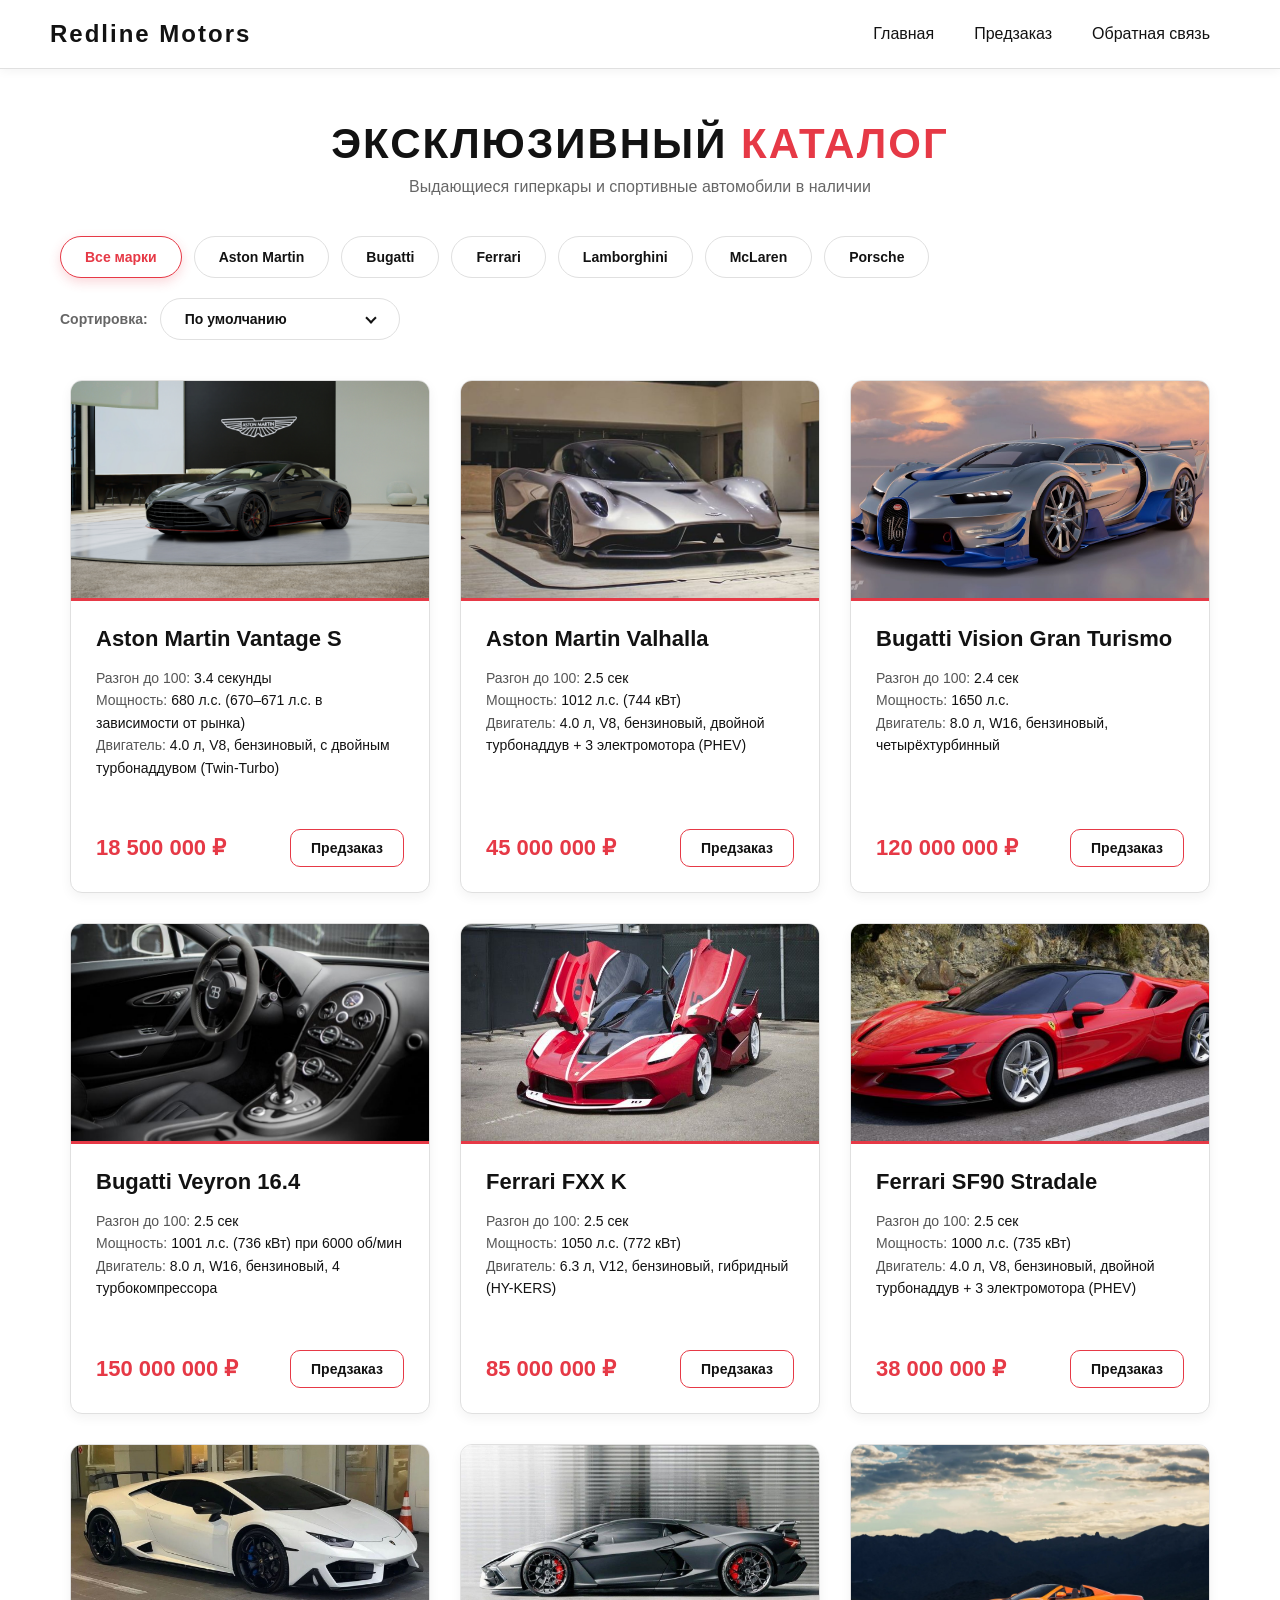
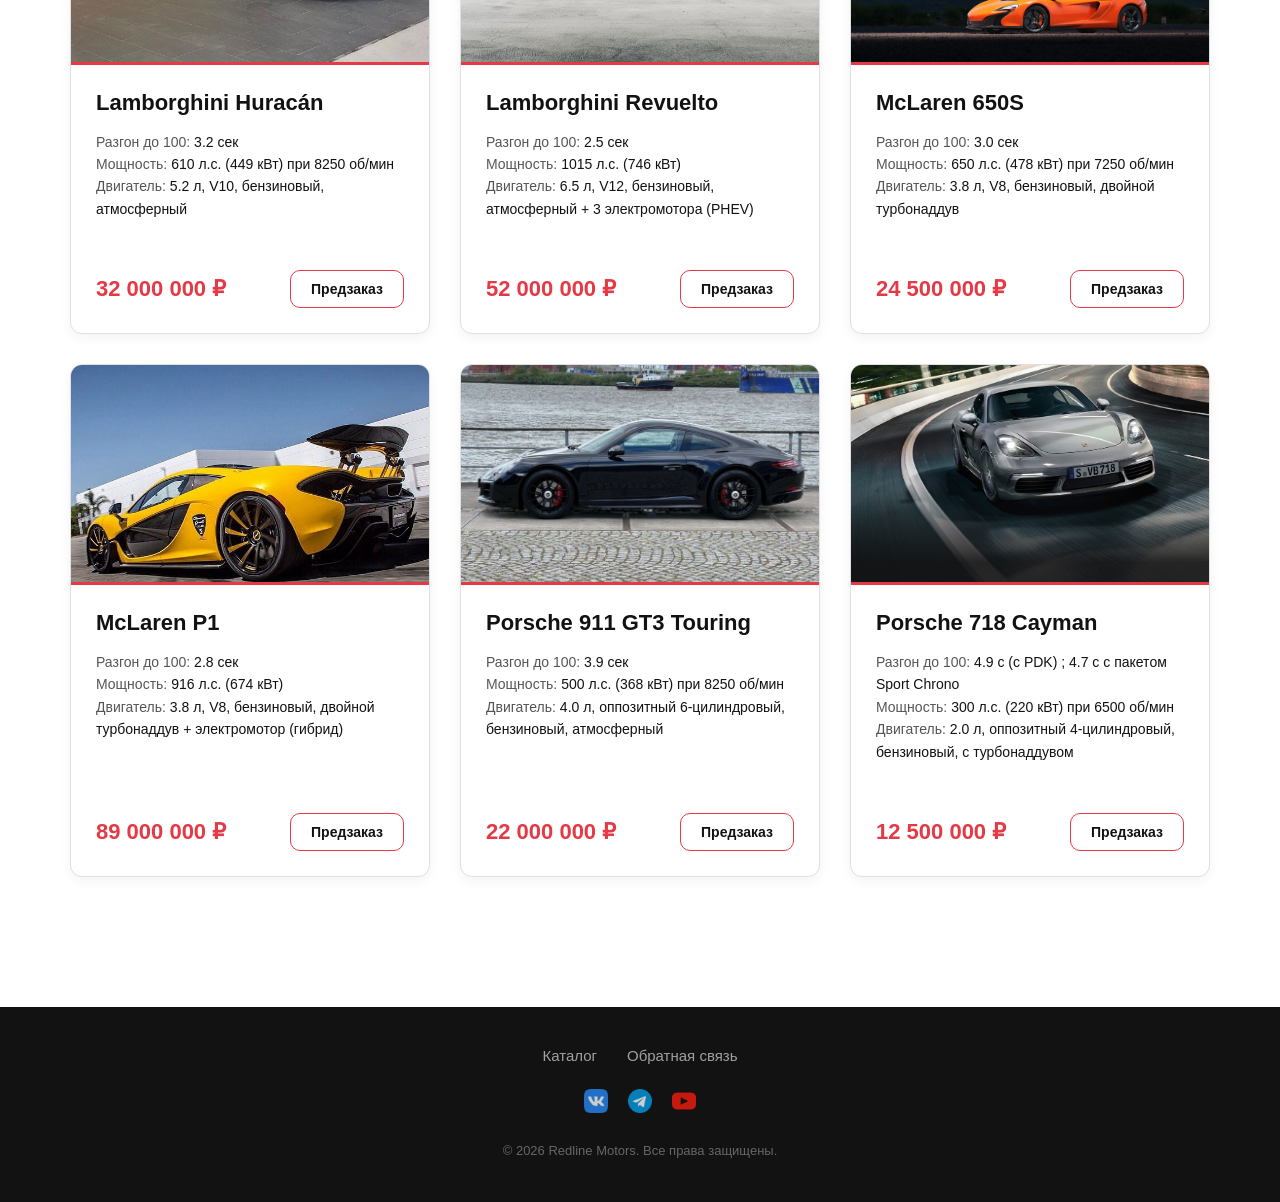
<file: catalog/catalog.html>
<!DOCTYPE html>
<html lang="ru">
<head>
    <meta charset="UTF-8">
    <meta name="viewport" content="width=device-width, initial-scale=1.0">
    <title>Каталог спорткаров</title>
    <link rel="icon" type="image/png" href="../assets/logo.png">
    <link rel="stylesheet" href="../css/navbar.css">
    <link rel="stylesheet" href="../css/global.css">
    <link rel="stylesheet" href="../css/index.css">
    <style>
        /* Базовые настройки */
        * {
            box-sizing: border-box;
            margin: 0;
            padding: 0;
        }

        body {
            font-family: 'Segoe UI', Roboto, Helvetica, Arial, sans-serif;
            background-color: #ffffff; /* Белый фон */
            color: #121212; /* Темный текст */
            padding: 0;
            margin: 0;
            display: flex;
            flex-direction: column;
            min-height: 100vh;
        }

        .catalog-container {
            max-width: 1200px;
            margin: 0 auto;
            padding: 120px 20px 50px 20px; /* отступ для шапки */
            flex-grow: 1;
            width: 100%;
        }

        /* Заголовок страницы */
        .catalog-header {
            text-align: center;
            margin-bottom: 50px;
        }

        .catalog-header h1 {
            font-size: 42px;
            text-transform: uppercase;
            letter-spacing: 2px;
            color: #121212;
        }

        .catalog-header h1 span {
            color: #e63946; /* Красный акцент */
        }

        .catalog-header p {
            color: #666;
            margin-top: 10px;
            font-size: 16px;
        }

        /* Сетка каталога (Grid) */
        .catalog-grid {
            display: grid;
            grid-template-columns: repeat(auto-fill, minmax(300px, 360px));
            justify-content: center;
            gap: 30px;
            max-width: 1200px;
            margin: 0 auto;
        }

        /* Карточка автомобиля */
        .car-card {
            background: #ffffff; /* Белый фон карточки */
            border: 1px solid #e0e0e0;
            border-radius: 12px;
            overflow: hidden;
            display: flex;
            flex-direction: column;
            width: 100%;
            max-width: 360px;
            justify-self: center;
            scroll-margin-top: 130px; /* Отступ под фиксированную шапку */
            box-shadow: 0 4px 12px rgba(0, 0, 0, 0.05);
            
            /* Анимации фильтрации */
            opacity: 1;
            transform: scale(1) translateY(0);
            transition: opacity 0.4s cubic-bezier(0.4, 0, 0.2, 1),
                        transform 0.4s cubic-bezier(0.4, 0, 0.2, 1),
                        box-shadow 0.3s ease,
                        border-color 0.3s ease;
        }

        /* Классы для анимации переключения фильтров */
        .car-card.fade-out {
            opacity: 0;
            transform: scale(0.8) translateY(20px);
            pointer-events: none;
        }

        .car-card.fade-in {
            animation: cardAppear 0.5s cubic-bezier(0.4, 0, 0.2, 1);
        }

        @keyframes cardAppear {
            from {
                opacity: 0;
                transform: scale(0.8) translateY(20px);
            }
            to {
                opacity: 1;
                transform: scale(1) translateY(0);
            }
        }

        /* Анимация при наведении */
        .car-card:hover {
            transform: translateY(-8px);
            box-shadow: 0 15px 30px rgba(230, 57, 70, 0.2); /* Красное свечение */
            border-color: #e63946;
        }

        /* Блок с картинкой */
        .card-image {
            height: 220px;
            background-color: #f0f0f0;
            background-size: cover;
            background-position: center;
            border-bottom: 3px solid #e63946; /* Красная линия под фото */
            transition: transform 0.5s cubic-bezier(0.4, 0, 0.2, 1);
        }

        .car-card:hover .card-image {
            transform: scale(1.06);
        }

        .car-card-link {
            display: flex;
            flex-direction: column;
            flex-grow: 1;
            text-decoration: none;
            color: inherit;
        }

        /* Контент внутри карточки */
        .card-content {
            padding: 25px 25px 0;
            display: flex;
            flex-direction: column;
            flex-grow: 1;
            background: #ffffff;
        }

        .card-title {
            font-size: 22px;
            color: #121212;
            margin-bottom: 15px;
            font-weight: 700;
        }

        .card-specs {
            font-size: 14px;
            color: #555;
            margin-bottom: 25px;
            line-height: 1.6;
        }

        .card-specs span {
            color: #121212;
            font-weight: 500;
        }

        .card-price {
            font-size: 22px;
            font-weight: 800;
            color: #e63946;
            text-decoration: none;
        }

        .card-bottom {
            margin-top: auto;
            padding: 25px;
            display: flex;
            justify-content: space-between;
            align-items: center;
            gap: 12px;
        }

        .card-btn {
            background: #ffffff;
            color: #121212;
            border: 1px solid #e63946;
            padding: 10px 20px;
            border-radius: 10px;
            font-size: 14px;
            font-weight: 600;
            text-decoration: none;
            display: inline-block;
            transition: all 0.3s ease;
        }

        /* При наведении на карточку, у кнопки белый фон и красная рамка с красным текстом */
        .car-card:hover .card-btn {
            background: #ffffff;
            color: #e63946;
            border-color: #e63946;
        }

        /* Панель управления каталогом (фильтры и сортировка) */
        .catalog-controls {
            display: flex;
            justify-content: space-between;
            align-items: center;
            max-width: 1200px;
            margin: -10px auto 40px auto;
            padding: 0;
            gap: 20px;
            flex-wrap: wrap;
        }

        /* Список-фильтр брендов */
        .filter-list {
            list-style: none;
            display: flex;
            gap: 12px;
            padding: 0;
            margin: 0;
            flex-wrap: wrap;
        }

        .filter-item {
            padding: 12px 24px;
            background: #ffffff;
            border: 1px solid #e0e0e0;
            border-radius: 30px;
            cursor: pointer;
            font-weight: 600;
            font-size: 14px;
            color: #121212;
            transition: all 0.25s cubic-bezier(0.4, 0, 0.2, 1);
            user-select: none;
        }

        .filter-item:hover {
            border-color: #808080;
            background: #f5f5f5;
        }

        .filter-item.active {
            background: #ffffff;
            color: #e63946;
            border-color: #e63946;
            box-shadow: 0 4px 12px rgba(230, 57, 70, 0.2);
        }

        /* Блок сортировки */
        .sort-controls {
            display: flex;
            align-items: center;
            gap: 12px;
        }

        .sort-label {
            font-size: 14px;
            font-weight: 600;
            color: #666;
        }

        .sort-select {
            padding: 12px 24px;
            border-radius: 30px;
            border: 1px solid #e0e0e0;
            background: #ffffff;
            font-weight: 600;
            font-size: 14px;
            color: #121212;
            cursor: pointer;
            outline: none;
            transition: all 0.25s ease;
            appearance: none; /* Убираем дефолтную стрелку */
            padding-right: 40px;
            background-image: url("data:image/svg+xml;charset=utf-8,%3Csvg xmlns='http://www.w3.org/2000/svg' width='16' height='16' viewBox='0 0 24 24' fill='none' stroke='%23121212' stroke-width='2' stroke-linecap='round' stroke-linejoin='round'%3E%3Cpath d='M6 9l6 6 6-6'/%3E%3C/svg%3E");
            background-repeat: no-repeat;
            background-position: right 15px center;
            background-size: 14px;
        }

        .sort-select:hover {
            border-color: #808080;
            background-color: #f5f5f5;
        }

        /* Черный футер */
        .divfooter {
            background-color: #121212 !important;
            color: #ffffff !important;
            width: 100%;
            padding: 60px 20px 40px 20px;
            box-sizing: border-box;
            margin-top: 80px !important;
            flex-shrink: 0;
        }

        .divfooter a {
            color: #a0a0a0 !important;
        }

        .divfooter a:hover {
            color: #e63946 !important;
        }

        .divfooter-bottom p {
            color: #666666 !important;
        }

        /* Custom Select Sorting */
        .custom-select {
            position: relative;
            display: inline-block;
            width: 240px;
            user-select: none;
            z-index: 100;
        }

        .custom-select-trigger {
            position: relative;
            display: flex;
            align-items: center;
            justify-content: space-between;
            padding: 12px 24px;
            font-size: 14px;
            font-weight: 600;
            color: #121212;
            background: #ffffff;
            border: 1px solid #e0e0e0;
            border-radius: 30px;
            cursor: pointer;
            transition: all 0.25s ease;
        }

        .custom-select-trigger:hover {
            border-color: #808080;
            background-color: #f5f5f5;
        }

        .custom-select.open .custom-select-trigger {
            border-color: #e63946;
            box-shadow: 0 4px 12px rgba(230, 57, 70, 0.15);
        }

        .custom-select-trigger .arrow {
            width: 8px;
            height: 8px;
            border-right: 2px solid #121212;
            border-bottom: 2px solid #121212;
            transform: rotate(45deg);
            margin-left: 10px;
            margin-top: -3px;
            transition: transform 0.25s ease;
        }

        .custom-select.open .custom-select-trigger .arrow {
            transform: rotate(-135deg);
            margin-top: 3px;
            border-color: #e63946;
        }

        .custom-options {
            position: absolute;
            display: block;
            top: calc(100% + 8px);
            left: 0;
            right: 0;
            border: 1px solid #e0e0e0;
            background: #ffffff;
            border-radius: 16px;
            box-shadow: 0 8px 24px rgba(0, 0, 0, 0.08);
            opacity: 0;
            visibility: hidden;
            pointer-events: none;
            transform: translateY(-10px);
            transition: all 0.25s cubic-bezier(0.4, 0, 0.2, 1);
            overflow: hidden;
            z-index: 101;
        }

        .custom-select.open .custom-options {
            opacity: 1;
            visibility: visible;
            pointer-events: all;
            transform: translateY(0);
        }

        .custom-option {
            position: relative;
            display: block;
            padding: 12px 24px;
            font-size: 14px;
            font-weight: 600;
            color: #121212;
            cursor: pointer;
            transition: all 0.2s ease;
            text-align: left;
        }

        .custom-option:hover {
            background: #f5f5f5;
            color: #e63946;
        }

        .custom-option.selected {
            background: #fdf2f2;
            color: #e63946;
        }

        /* Широкоформатные экраны */
        @media (min-width: 1400px) {
            .catalog-container, .catalog-controls, .catalog-grid {
                max-width: 1300px !important;
            }
        }
        @media (min-width: 1600px) {
            .catalog-container, .catalog-controls, .catalog-grid {
                max-width: 1500px !important;
            }
        }

        /* Мобильная адаптивность для каталога */
        @media (max-width: 900px) {
            .catalog-controls {
                flex-direction: column;
                align-items: stretch;
                gap: 15px;
            }
            .filter-list {
                justify-content: center;
            }
            .sort-controls {
                justify-content: center;
            }
        }
        @media (max-width: 768px) {
            .catalog-grid {
                grid-template-columns: minmax(0, 360px) !important;
                justify-content: center;
                gap: 20px;
            }

            .car-card {
                max-width: 360px;
            }
        }
        @media (max-width: 600px) {
            .catalog-container {
                padding-top: 80px !important;
            }
            .catalog-header {
                margin-bottom: 25px !important;
            }
            .catalog-header h1 {
                font-size: 32px;
            }
            .filter-list {
                gap: 8px;
            }
            .filter-item {
                padding: 8px 16px;
                font-size: 13px;
                flex-grow: 1;
                text-align: center;
            }
            .sort-controls {
                width: 100%;
                justify-content: space-between;
            }
            .custom-select {
                flex-grow: 1;
            }
            .custom-select-trigger {
                font-size: 13px;
                padding: 10px 20px;
            }
            .catalog-grid {
                grid-template-columns: minmax(0, 360px) !important;
                justify-content: center;
                gap: 20px;
            }
        }

        /* Закрепленная непрозрачная шапка для каталога */
        header {
            position: fixed !important;
            background: #ffffff !important;
            box-shadow: 0 2px 10px rgba(0, 0, 0, 0.05);
            border-bottom: 1px solid #e0e0e0;
            z-index: 1000 !important;
        }

        .navbar {
            background-color: #ffffff !important;
            padding: 20px 50px !important;
        }

        @media (max-width: 768px) {
            .navbar {
                padding: 15px 20px !important;
            }
        }

    </style>
</head>
<body>
  <!-- Fullscreen Overlay Menu Start -->
  <input type="checkbox" id="active">
  <label for="active" class="menu-btn">
    <span></span>
  </label>
  <div class="wrapper">
    <ul>
      <li><a href="../index.html">Главная</a></li>
      <li><a href="../preorder.html">Предзаказ</a></li>
      <li><a href="../contacts.html">Обратная связь</a></li>
    </ul>
  </div>
  
  <script>
    (function() {
      var checkbox = document.getElementById('active');
      if (!checkbox) return;

      // Close menu on link click
      var links = document.querySelectorAll('.wrapper a');
      links.forEach(function(link) {
        link.addEventListener('click', function() {
          checkbox.checked = false;
        });
      });

      // Close menu when clicking outside of the menu list (on the wrapper)
      var wrapper = document.querySelector('.wrapper');
      if (wrapper) {
        wrapper.addEventListener('click', function(e) {
          if (e.target === wrapper) {
            checkbox.checked = false;
          }
        });
      }
    })();
  </script>
  <!-- Fullscreen Overlay Menu End -->
  
  
  

    <header>
      <nav class="navbar light-bg">
        <a href="../index.html" class="logo"><span>Redline</span> Motors</a>
  <ul class="nav-links">
          <li><a href="../index.html">Главная</a></li>
          <li><a href="../preorder.html">Предзаказ</a></li>
          <li><a href="../contacts.html">Обратная связь</a></li>
        </ul>
        <div class="burger" id="burger-menu">
          <div></div>
          <div></div>
          <div></div>
        </div>
      </nav>
    </header>

    <div class="catalog-container">
        <div class="catalog-header">
            <h1>Эксклюзивный <span>Каталог</span></h1>
            <p>Выдающиеся гиперкары и спортивные автомобили в наличии</p>
        </div>

        <!-- Панель управления каталогом (фильтры и сортировка) -->
        <div class="catalog-controls">
            <!-- Список-фильтр брендов -->
            <ul class="filter-list">
                <li class="filter-item active" data-filter="all">Все марки</li>
                <li class="filter-item" data-filter="aston_martin">Aston Martin</li>
                <li class="filter-item" data-filter="bugatti">Bugatti</li>
                <li class="filter-item" data-filter="ferrari">Ferrari</li>
                <li class="filter-item" data-filter="lamborghini">Lamborghini</li>
                <li class="filter-item" data-filter="mclaren">McLaren</li>
                <li class="filter-item" data-filter="porsche">Porsche</li>
            </ul>

            <!-- Блок сортировки справа -->
            <div class="sort-controls">
                <span class="sort-label">Сортировка:</span>
                <div class="custom-select" id="custom-sort-select">
                    <div class="custom-select-trigger"><span>По умолчанию</span><div class="arrow"></div></div>
                    <div class="custom-options">
                        <span class="custom-option selected" data-value="default">По умолчанию</span>
                        <span class="custom-option" data-value="name-asc">Название (А - Я)</span>
                        <span class="custom-option" data-value="name-desc">Название (Я - А)</span>
                        <span class="custom-option" data-value="price-asc">Цена (возрастание)</span>
                        <span class="custom-option" data-value="price-desc">Цена (убывание)</span>
                    </div>
                </div>
                <select id="sort-select" style="display: none;">
                    <option value="default">По умолчанию</option>
                    <option value="name-asc">Название (А - Я)</option>
                    <option value="name-desc">Название (Я - А)</option>
                    <option value="price-asc">Цена (возрастание)</option>
                    <option value="price-desc">Цена (убывание)</option>
                </select>
            </div>
        </div>

        <div class="catalog-grid"></div>
    </div>

    <div class="divfooter">
      <div class="divfooter-nav-row">
        <a href="catalog.html">Каталог</a>
        <a href="../contacts.html">Обратная связь</a>
      </div>
      <div class="divfooter-socials">
        <a href="#" target="_blank">
          <img src="../assets/logo/vk.png" alt="VK" />
        </a>
        <a href="#" target="_blank">
          <img src="../assets/logo/tg.png" alt="Telegram" />
        </a>
        <a href="#" target="_blank">
          <img src="../assets/logo/youtube.png" alt="YouTube" />
        </a>
      </div>
      <div class="divfooter-bottom">
        <p>© 2026 Redline Motors. Все права защищены.</p>
      </div>
    </div>

  <script src="../card/cars_data.js"></script>
  <script>
    var burgerBtn = document.getElementById('burger-menu');
    var navLinksEl = document.querySelector('.nav-links');
    if (burgerBtn && navLinksEl) {
      burgerBtn.addEventListener('click', function() {
        navLinksEl.classList.toggle('nav-active');
        burgerBtn.classList.toggle('toggle');
      });
      document.addEventListener('click', function(e) {
        if (navLinksEl.classList.contains('nav-active') &&
            !navLinksEl.contains(e.target) &&
            !burgerBtn.contains(e.target)) {
          navLinksEl.classList.remove('nav-active');
          burgerBtn.classList.remove('toggle');
        }
      });
    }

    function findSpecValue(specs, keyword) {
      if (!Array.isArray(specs)) {
        return "Не указано";
      }

      const foundSpec = specs.find(spec => spec.name && spec.name.toLowerCase().includes(keyword));
      return foundSpec && foundSpec.value ? foundSpec.value : "Не указано";
    }

    function renderCatalogFromData() {
      const grid = document.querySelector('.catalog-grid');
      if (!grid || typeof carsData === "undefined") {
        return;
      }

      const cardsHtml = [];

      Object.entries(carsData).forEach(([brandId, brandCars]) => {
        Object.entries(brandCars).forEach(([carId, carData]) => {
          const cardIndex = carId.replace('car', '');
          const previewImage = Array.isArray(carData.images) && carData.images.length ? carData.images[0] : '../assets/Ferrari/199035aa5a6e472c13fa94644c13ce82.jpg';
          const acceleration = findSpecValue(carData.specs, 'разгон');
          const power = findSpecValue(carData.specs, 'мощност');
          const engine = findSpecValue(carData.specs, 'тип двигателя');

          const preorderUrl = carData.preorderUrl || '../preorder.html';

          cardsHtml.push(`
            <article class="car-card" data-brand="${brandId}" id="${brandId}_${cardIndex}">
              <a href="../card/card.html?brand=${brandId}&car=${carId}" class="car-card-link">
                <div class="card-image" style="background-image: url('${previewImage}');"></div>
                <div class="card-content">
                  <h3 class="card-title">${carData.title}</h3>
                  <p class="card-specs">
                    Разгон до 100: <span>${acceleration}</span><br>
                    Мощность: <span>${power}</span><br>
                    Двигатель: <span>${engine}</span>
                  </p>
                </div>
              </a>
              <div class="card-bottom">
                <a href="../card/card.html?brand=${brandId}&car=${carId}" class="card-price">${carData.price}</a>
                <a href="${preorderUrl}" class="card-btn">Предзаказ</a>
              </div>
            </article>
          `);
        });
      });

      grid.innerHTML = cardsHtml.join('');
    }

    // JS-фильтрация по брендам с использованием хэша и списка с анимацией
    function applyFilter(filterId) {
      // Обновляем активный класс в списке фильтров
      const filterItems = document.querySelectorAll('.filter-item');
      filterItems.forEach(item => {
        if (item.getAttribute('data-filter') === filterId) {
          item.classList.add('active');
        } else {
          item.classList.remove('active');
        }
      });

      const cards = document.querySelectorAll('.car-card');
      
      // Сначала запускаем fade-out для скрываемых карт
      cards.forEach(card => {
        const matches = (filterId === 'all' || card.getAttribute('data-brand') === filterId);
        if (!matches) {
          card.classList.add('fade-out');
          card.classList.remove('fade-in');
        }
      });

      // Ждем окончания анимации скрытия, затем меняем display и запускаем staggered fade-in
      setTimeout(() => {
        let visibleIndex = 0;
        cards.forEach(card => {
          const matches = (filterId === 'all' || card.getAttribute('data-brand') === filterId);
          if (matches) {
            card.style.display = 'flex';
            card.classList.remove('fade-out');
            card.classList.add('fade-in');
            // Staggered delay (поочередное появление)
            card.style.animationDelay = `${visibleIndex * 0.05}s`;
            visibleIndex++;
          } else {
            card.style.display = 'none';
          }
        });
      }, 300);
    }

    // Слушатели кликов по элементам списка-фильтра
    document.querySelectorAll('.filter-item').forEach(item => {
      item.addEventListener('click', () => {
        const filterId = item.getAttribute('data-filter');
        if (filterId === 'all') {
          // Убираем хэш из URL
          history.pushState("", document.title, window.location.pathname + window.location.search);
          applyFilter('all');
        } else {
          window.location.hash = filterId;
        }
      });
    });

    // Обработка хэша при загрузке страницы и смене хэша
    function handleHash() {
      const hash = window.location.hash.substring(1);
      const validFilters = ['aston_martin', 'bugatti', 'ferrari', 'lamborghini', 'mclaren', 'porsche'];
      if (hash && validFilters.includes(hash)) {
        applyFilter(hash);
      } else {
        applyFilter('all');
      }
    }

    window.addEventListener('hashchange', handleHash);

    // Сортировка карточек
    let originalCardsOrder = [];
    
    // Сохраняем исходный порядок карточек после загрузки DOM
    window.addEventListener('DOMContentLoaded', () => {
      renderCatalogFromData();
      handleHash();
      originalCardsOrder = Array.from(document.querySelectorAll('.car-card'));
      
      // Очистка классов анимации и задержки по окончании анимации
      originalCardsOrder.forEach(card => {
        card.addEventListener('animationend', () => {
          if (card.classList.contains('fade-in')) {
            card.classList.remove('fade-in');
            card.style.animationDelay = '';
          }
        });
      });
      
      const sortSelect = document.getElementById('sort-select');
      if (sortSelect) {
        sortSelect.addEventListener('change', (e) => {
          applySorting(e.target.value);
        });
      }

      // Custom select logic
      const customSelect = document.getElementById('custom-sort-select');
      if (customSelect) {
        const trigger = customSelect.querySelector('.custom-select-trigger');
        const triggerText = trigger.querySelector('span');
        const options = customSelect.querySelectorAll('.custom-option');

        trigger.addEventListener('click', function(e) {
          e.stopPropagation();
          customSelect.classList.toggle('open');
        });

        options.forEach(opt => {
          opt.addEventListener('click', function() {
            options.forEach(o => o.classList.remove('selected'));
            this.classList.add('selected');
            const val = this.getAttribute('data-value');
            triggerText.textContent = this.textContent;
            customSelect.classList.remove('open');
            
            // Sync with real select
            if (sortSelect) {
              sortSelect.value = val;
              sortSelect.dispatchEvent(new Event('change'));
            }
          });
        });

        // Close select on click outside
        document.addEventListener('click', function() {
          customSelect.classList.remove('open');
        });
      }
    });

    function applySorting(sortVal) {
      const grid = document.querySelector('.catalog-grid');
      if (!grid) return;
      
      let cards = Array.from(document.querySelectorAll('.car-card'));
      
      // Сначала запускаем fade-out для всех видимых карт
      cards.forEach(card => {
        if (card.style.display !== 'none') {
          card.classList.add('fade-out');
          card.classList.remove('fade-in');
        }
      });
      
      // Ждем окончания анимации скрытия (300мс), затем перевешиваем в DOM и проявляем со стаггером
      setTimeout(() => {
        if (sortVal === 'default') {
          // Восстанавливаем оригинальный порядок
          originalCardsOrder.forEach(card => grid.appendChild(card));
        } else {
          cards.sort((a, b) => {
            if (sortVal.startsWith('name')) {
              const nameA = a.querySelector('.card-title').textContent.trim();
              const nameB = b.querySelector('.card-title').textContent.trim();
              return sortVal === 'name-asc' ? nameA.localeCompare(nameB, 'ru') : nameB.localeCompare(nameA, 'ru');
            } else if (sortVal.startsWith('price')) {
              // Получаем числовое значение цены из текста (например: "350 млн ₽" -> 350)
              const priceTextA = a.querySelector('.card-price').textContent;
              const priceTextB = b.querySelector('.card-price').textContent;
              
              const priceA = parseFloat(priceTextA.replace(/[^0-9.]/g, ''));
              const priceB = parseFloat(priceTextB.replace(/[^0-9.]/g, ''));
              
              return sortVal === 'price-asc' ? priceA - priceB : priceB - priceA;
            }
            return 0;
          });
          
          // Перевешиваем карточки в отсортированном порядке в DOM
          cards.forEach(card => grid.appendChild(card));
        }
        
        // Проявляем обратно
        let visibleIndex = 0;
        const updatedCards = Array.from(document.querySelectorAll('.car-card'));
        updatedCards.forEach(card => {
          if (card.style.display !== 'none') {
            card.classList.remove('fade-out');
            card.classList.add('fade-in');
            card.style.animationDelay = `${visibleIndex * 0.05}s`;
            visibleIndex++;
          }
        });
      }, 300);
    }
  </script>
</body>
</html>
</file>
<file: css/navbar.css>
header {
  align-self: stretch;
  width: 100%;
  position: absolute !important;
  top: 0 !important;
  left: 0 !important;
  z-index: 100 !important;
  background: transparent !important;
}

.navbar {
  display: flex;
  justify-content: space-between;
  align-items: center;
  width: 100%;
  box-sizing: border-box;
  background-color: transparent !important;
  padding: 25px 50px 60px 50px; /* expanded downwards */
  color: white;
  position: relative;
  z-index: 100;
  font-family: 'Segoe UI', Tahoma, Geneva, Verdana, sans-serif;
}

.logo {
  font-size: 24px;
  font-weight: bold;
  color: #ffffff; /* white color for Redline Motors */
  text-decoration: none;
  letter-spacing: 2px;
}

.logo span {
  color: inherit;
  display: inline-block;
}

.nav-links {
  list-style: none;
  display: flex;
}

.nav-links li {
  padding: 0 20px;
}

.nav-links a {
  color: white;
  text-decoration: none;
  font-size: 16px;
  transition: color 0.3s ease, text-shadow 0.3s ease, transform 0.25s ease;
}

.nav-links a:hover {
  color: #e63946;
}

.nav-links a[href*="preorder.html"]:hover,
.wrapper a[href*="preorder.html"]:hover {
  color: #e63946 !important;
  text-shadow:
    0 0 10px rgba(230, 57, 70, 0.55),
    0 0 22px rgba(230, 57, 70, 0.35);
  transform: translateY(-1px);
}

.burger {
  display: none;
  cursor: pointer;
}

.burger div {
  width: 25px;
  height: 3px;
  background-color: white;
  margin: 5px;
  transition: all 0.3s ease;
}

@media screen and (max-width: 768px) {
  .navbar {
    padding: 15px 20px !important;
  }

  .nav-links {
    position: fixed !important;
    left: 0 !important;
    top: 0 !important;
    width: 100vw !important;
    height: 100vh !important;
    background-color: rgba(18, 18, 18, 0.98) !important;
    backdrop-filter: blur(15px);
    display: flex !important;
    flex-direction: column !important;
    justify-content: center !important;
    align-items: center !important;
    padding: 0 !important;
    box-sizing: border-box;
    transform: translateY(-100%) !important;
    opacity: 0;
    visibility: hidden;
    transition: transform 0.5s cubic-bezier(0.16, 1, 0.3, 1), opacity 0.3s ease, visibility 0.5s;
    z-index: 99 !important;
    gap: 20px !important;
  }

  .nav-links li {
    padding: 0 !important;
    text-align: center;
    width: 100%;
  }

  .nav-links a,
  .nav-links .dropbtn {
    font-size: 20px !important;
    padding: 12px 20px !important;
    display: inline-block;
    color: white !important;
  }

  .nav-active {
    transform: translateY(0) !important;
    opacity: 1 !important;
    visibility: visible !important;
  }

  .burger {
    display: block;
    z-index: 101 !important;
    position: fixed !important;
    right: 20px;
    top: 15px;
  }
}

/* Dropdown menu container styling */
.nav-links li.dropdown {
  position: relative;
  padding-bottom: 10px;
}

.nav-links li.dropdown .dropbtn {
  display: flex;
  align-items: center;
  gap: 6px;
  cursor: pointer;
}

.arrow-down {
  font-size: 10px;
  transition: transform 0.3s ease;
}

/* Dropdown list styling */
.dropdown-content {
  display: none;
  position: absolute;
  top: 100%;
  left: 50%;
  transform: translateX(-50%);
  background-color: rgba(22, 22, 22, 0.95) !important; /* Premium dark background */
  backdrop-filter: blur(10px);
  min-width: 200px;
  box-shadow: 0 8px 30px rgba(0, 0, 0, 0.3);
  border-radius: 8px;
  padding: 12px 0 !important;
  list-style: none;
  margin: 0 !important;
  border: 1px solid rgba(255, 255, 255, 0.1);
  z-index: 1000;
}

.dropdown-content::before {
  content: "";
  position: absolute;
  top: -6px;
  left: 50%;
  transform: translateX(-50%) rotate(45deg);
  width: 12px;
  height: 12px;
  background-color: rgba(22, 22, 22, 0.95);
  border-left: 1px solid rgba(255, 255, 255, 0.1);
  border-top: 1px solid rgba(255, 255, 255, 0.1);
}

.dropdown-content li {
  padding: 0 !important;
  width: 100%;
  display: block !important;
}

.dropdown-content a {
  color: #e0e0e0 !important;
  padding: 10px 24px !important;
  display: block !important;
  font-size: 14px !important;
  transition: background-color 0.2s, color 0.2s;
  text-align: left;
  font-family: 'Segoe UI', sans-serif;
}

.dropdown-content a:hover {
  background-color: rgba(230, 57, 70, 0.15) !important;
  color: #e63946 !important;
}

/* Hover effects */
.dropdown:hover .dropdown-content {
  display: block !important;
}

.dropdown:hover .arrow-down {
  transform: rotate(180deg);
  color: #e63946;
}

/* Mobile dropdown responsiveness */
@media screen and (max-width: 768px) {
  .dropdown-content {
    position: static !important;
    transform: none !important;
    background-color: rgba(255, 255, 255, 0.05) !important;
    box-shadow: none !important;
    border: none !important;
    padding: 10px 0 !important;
    margin-top: 10px !important;
    width: 100% !important;
    display: none !important;
    z-index: 1000;
  }
  
  .dropdown-content::before {
    display: none !important;
  }
  
  .dropdown:hover .dropdown-content {
    display: none !important; /* disable hover opening on mobile */
  }
  
  .dropdown.dropdown-open .dropdown-content {
    display: block !important;
  }
  
  .dropdown-content a {
    text-align: center !important;
    padding: 10px 0 !important;
    font-size: 16px !important;
  }
}

/* Light background navbar styling */
.navbar.light-bg {
  color: #121212 !important;
}

.navbar.light-bg .logo {
  color: #121212 !important;
}

.navbar.light-bg .nav-links a {
  color: #121212 !important;
}

.navbar.light-bg .nav-links a:hover {
  color: #707070 !important;
}

.navbar.light-bg .nav-links a[href*="preorder.html"]:hover {
  color: #e63946 !important;
  text-shadow:
    0 0 10px rgba(230, 57, 70, 0.45),
    0 0 20px rgba(230, 57, 70, 0.28);
  transform: translateY(-1px);
}

.navbar.light-bg .nav-links .dropdown-content a {
  color: #e0e0e0 !important;
}

.navbar.light-bg .nav-links .dropdown-content a:hover {
  color: #e63946 !important;
}

/* Keep desktop layout on mobile for .no-mobile-menu navbar */
@media screen and (max-width: 768px) {
  .navbar.no-mobile-menu .burger {
    display: none !important;
  }
  .navbar.no-mobile-menu .nav-links {
    display: flex !important;
    flex-direction: row !important;
    position: static !important;
    height: auto !important;
    width: auto !important;
    transform: none !important;
    background-color: transparent !important;
    box-shadow: none !important;
    padding: 0 !important;
    gap: 15px !important;
  }
  .navbar.no-mobile-menu .nav-links li {
    padding: 0 10px !important;
  }
}

.navbar.light-bg .burger div {
  background-color: #121212 !important;
}

/* Burger menu animation to X */
.burger.toggle div:nth-child(1) {
  transform: rotate(-45deg) translate(-5px, 6px);
}
.burger.toggle div:nth-child(2) {
  opacity: 0;
}
.burger.toggle div:nth-child(3) {
  transform: rotate(45deg) translate(-5px, -6px);
}

/* Mobile nav panel refinements */
@media screen and (max-width: 768px) {
  .nav-links {
    box-shadow: 0 10px 20px rgba(0, 0, 0, 0.2);
  }

  .dropdown.dropdown-open .dropdown-content {
    display: block !important;
  }
}

/* Fullscreen Overlay Menu styling */
input[type="checkbox"]#active {
  display: none;
}

/* Hidden by default on desktop */
.menu-btn {
  display: none;
}

.wrapper {
  position: fixed;
  top: 0;
  right: -100%;
  height: 100%;
  width: 100%;
  background: rgba(10, 10, 10, 0.98);
  backdrop-filter: blur(25px);
  -webkit-backdrop-filter: blur(25px);
  transition: all 0.6s cubic-bezier(0.16, 1, 0.3, 1);
  z-index: 9999;
  display: flex;
  justify-content: center;
  align-items: center;
  overflow-y: auto;
}

#active:checked ~ .wrapper {
  right: 0;
}

@media screen and (max-width: 768px) {
  .navbar .burger,
  .navbar .nav-links {
    display: none !important;
  }
  
  .navbar {
    display: flex !important;
    justify-content: flex-start !important;
    align-items: center !important;
  }
  
  .navbar .logo {
    margin: 0 !important;
  }

  /* Show menu button on mobile */
  .menu-btn {
    display: block;
    position: fixed;
    z-index: 10000;
    right: 20px;
    top: 10px;
    height: 44px;
    width: 44px;
    text-align: center;
    cursor: pointer;
    background: transparent;
    border: none;
    transition: all 0.3s cubic-bezier(0.16, 1, 0.3, 1);
  }

  .menu-btn span,
  .menu-btn:before,
  .menu-btn:after {
    content: "";
    position: absolute;
    top: calc(50% - 1px);
    left: 25%;
    width: 50%;
    border-bottom: 2px solid #fff;
    transition: transform .6s cubic-bezier(0.16, 1, 0.3, 1), border-color 0.6s;
  }

  /* If the body has a light-bg navbar, make the closed menu button lines dark */
  body:has(.navbar.light-bg) #active:not(:checked) + .menu-btn span,
  body:has(.navbar.light-bg) #active:not(:checked) + .menu-btn:before,
  body:has(.navbar.light-bg) #active:not(:checked) + .menu-btn:after {
    border-color: #121212;
  }

  .menu-btn:before {
    transform: translateY(-6px);
  }

  .menu-btn:after {
    transform: translateY(6px);
  }

  /* Hamburger closing animation */
  #active:checked + .menu-btn span {
    transform: scaleX(0);
  }

  #active:checked + .menu-btn:before {
    transform: rotate(45deg);
    border-color: #fff;
  }

  #active:checked + .menu-btn:after {
    transform: rotate(-45deg);
    border-color: #fff;
  }

  /* Links list */
  .wrapper ul {
    list-style: none;
    text-align: center;
    width: 100%;
    max-width: 400px;
    padding: 60px 24px;
    margin: 0;
  }

  .wrapper ul li {
    margin: 25px 0;
    position: relative;
  }

  .wrapper ul li a {
    text-decoration: none;
    font-size: 28px;
    font-weight: 600;
    padding: 8px 32px;
    color: rgba(255, 255, 255, 0.75);
    border-radius: 50px;
    display: inline-block;
    position: relative;
    transition: all 0.4s cubic-bezier(0.16, 1, 0.3, 1);
    opacity: 0;
    transform: translateY(30px);
  }

  .wrapper ul li a:hover {
    color: #fff !important;
  }

  /* Staggered link animation */
  #active:checked ~ .wrapper ul li a {
    opacity: 1;
    transform: translateY(0);
  }

  #active:checked ~ .wrapper ul li:nth-child(1) a { transition-delay: 0.1s; }
  #active:checked ~ .wrapper ul li:nth-child(2) a { transition-delay: 0.15s; }
  #active:checked ~ .wrapper ul li:nth-child(3) a { transition-delay: 0.2s; }
  #active:checked ~ .wrapper ul li:nth-child(4) a { transition-delay: 0.25s; }
  #active:checked ~ .wrapper ul li:nth-child(5) a { transition-delay: 0.3s; }
  #active:checked ~ .wrapper ul li:nth-child(6) a { transition-delay: 0.35s; }

  /* Dropdown styling */
  .wrapper .dropdown-content {
    max-height: 0;
    overflow: hidden;
    transition: max-height 0.5s cubic-bezier(0.16, 1, 0.3, 1), opacity 0.3s ease;
    opacity: 0;
    list-style: none;
    padding: 0;
    margin: 10px 0 0 0;
    background: rgba(255, 255, 255, 0.05);
    border-radius: 15px;
  }

  .wrapper .dropdown.dropdown-open .dropdown-content {
    max-height: 350px;
    opacity: 1;
    padding: 10px 0;
  }

  .wrapper .dropdown-content li {
    margin: 5px 0;
  }

  .wrapper .dropdown-content li a {
    font-size: 20px;
    padding: 6px 20px;
    color: #a0a0a0;
    opacity: 1;
    transform: none;
  }

  .wrapper .dropdown-content li a:after {
    display: none;
  }

  .wrapper .dropdown-content li a:hover {
    color: #fff !important;
    background: transparent;
  }
}
</file>
<file: css/global.css>
html,
body {
  margin: 0;
  overflow-x: hidden;
  max-width: 100%;
  min-height: 100vh;
  display: flex;
  flex-direction: column;
}

html {
  background-color: #121212;
}

body {
  line-height: normal;
}

.divfooter {
  margin-top: auto !important;
}
  
  :root {
    /* Common Style Variables */
  
    /* Color */
    --color-gainsboro: #e6e6e6;
    --wwwrolfru-Black: #000;
    --wwwrolfru-Black-Squeeze: #ecf3f8;
    --wwwrolfru-Dove-Gray: #656565;
    --wwwrolfru-Gray: #929292;
    --wwwrolfru-Mine-Shaft: #222;
    --wwwrolfru-Mine-Shaft-95: rgba(37, 37, 37, 0.95);
    --wwwrolfru-White: #fff;
    --wwwrolfru-White-75: rgba(255, 255, 255, 0.75);
  
    /* Gap */
    --gap-4: 4px;
    --gap-8: 8px;
    --gap-16: 16px;
    --gap-20: 20px;
    --gap-24: 24px;
    --gap-28: 28px;
    --gap-32: 32px;
  
    /* Padding */
    --padding-0: 0px;
    --padding-01: 0;
    --padding-2: 2px;
    --padding-4: 4px;
    --padding-6: 6px;
    --padding-8: 8px;
    --padding-15: 15px;
    --padding-16: 16px;
    --padding-28: 28px;
    --padding-32: 32px;
  
    /* BorderRadius */
    --br-8: 8px;
    --br-10: 10px;
    --br-25: 25px;
  
    /* Font */
    --font-inter: Inter, Arial, sans-serif;
    --font-unbounded: Unbounded, Arial, sans-serif;
  
    /* FontSize */
    --fs-11: 11px;
    --fs-14: 14px;
    --fs-16: 16px;
  
    /* Shadows */
    --shadow-drop: 0px 2px 6px rgba(0, 0, 0, 0.2);
  
    /* WidthHeights */
    --height-14: 14px;
    --height-20: 20px;
    --height-24: 24px;
    --height-36: 36px;
    --height-40: 40px;
    --height-46: 46px;
    --height-58: 58px;
    --height-80: 80px;
    --height-256: 256px;
    --max-h-58: 58px;
    --max-w-132: 132px;
    --max-w-224: 224px;
    --width-14: 14px;
    --width-24: 24px;
    --width-36: 36px;
    --width-40: 40px;
    --width-46: 46px;
    --width-132: 132px;
    --width-256: 256px;
    --width-calc100-1173_3: calc(100% - 1173.3px);
  
    /* LineHeights */
    --lh-14: 14px;
    --lh-20: 20px;
    --lh-24: 24px;
  
    --left-0: 0px;
    --left-12: 12px;
    --top-0: 0px;
    --top-108: 108px;
    --top--2: -2px;
  }

  .page-back-wrap {
    max-width: 1200px;
    margin: 120px auto -40px auto;
    padding: 0 20px;
  }

  .back-catalog-btn {
    position: relative;
    display: inline-flex;
    align-items: center;
    justify-content: center;
    padding: 10px 22px;
    border: 1px solid #e0e0e0;
    border-radius: 30px;
    background: #ffffff;
    color: #121212;
    text-decoration: none;
    font-weight: 600;
    font-size: 14px;
    font-family: 'Segoe UI', sans-serif;
    box-shadow: 0 2px 8px rgba(0, 0, 0, 0.04);
    transition: color 0.3s ease, border-color 0.3s ease, transform 0.25s ease, box-shadow 0.25s ease;
  }

  .back-catalog-btn:hover {
    color: #e63946;
    background: #ffffff;
    border-color: #e63946;
    transform: translateY(-2px);
    box-shadow:
      0 0 0 3px rgba(230, 57, 70, 0.12),
      0 0 16px rgba(230, 57, 70, 0.45),
      0 6px 18px rgba(230, 57, 70, 0.18);
  }

  .back-catalog-btn:active {
    transform: translateY(0);
    box-shadow:
      0 0 0 2px rgba(230, 57, 70, 0.18),
      0 0 10px rgba(230, 57, 70, 0.35);
  }
</file>
<file: css/index.css>
.div-nuxt,
.divdefault,
.w-light {
  display: flex;
  flex-direction: column;
  align-items: flex-start;
}
.w-light {
  width: 100%;
  position: relative;
  background-color: var(--wwwrolfru-White);
  overflow-x: hidden;
  line-height: normal;
  letter-spacing: normal;
}
.div-nuxt,
.divdefault {
  align-self: stretch;
  max-width: 100%;
}
.div-nuxt {
  justify-content: center;
  flex-shrink: 0;
}
.divdefault {
  position: relative;
  isolation: isolate;
  gap: var(--gap-16);
  background-image: url(./public/div-default@3x.png);
  background-size: cover;
  background-repeat: no-repeat;
  background-position: top;
}
.before {
  width: 100%;
  height: 39px;
  position: absolute;
  margin: 0 !important;
  top: -487px;
  right: 0;
  left: 0;
  background-color: var(--wwwrolfru-Mine-Shaft-95);
  opacity: 0;
  z-index: 0;
  flex-shrink: 0;
}
.headerthe-headermargin {
  align-self: stretch;
  display: flex;
  flex-direction: column;
  align-items: flex-start;
  max-width: 100%;
  z-index: 1;
  flex-shrink: 0;
}
.divthe-header-wrapper,
.headerthe-header {
  display: flex;
  flex-direction: column;
  box-sizing: border-box;
}
.headerthe-header {
  align-self: stretch;
  border-radius: 0 0 var(--br-25) var(--br-25);
  background-color: var(--wwwrolfru-White);
  align-items: center;
  padding: var(--padding-0) 30px var(--padding-2);
  max-width: 100%;
}
.divthe-header-wrapper {
  width: 100%;
  align-items: flex-start;
  padding: 24px var(--padding-28);
  gap: var(--gap-16);
  max-width: 1480px;
  text-align: left;
  font-size: var(--fs-16);
  color: var(--wwwrolfru-Dove-Gray);
  font-family: var(--font-inter);
}
.divthe-header-top {
  align-self: stretch;
  display: flex;
  align-items: center;
  justify-content: flex-end;
  gap: var(--gap-32);
}
.divthe-header-actions {
  height: var(--height-24);
  display: flex;
  align-items: flex-start;
  gap: var(--gap-16);
}
.athe-header-actions-item-icon {
  height: var(--height-24);
  width: var(--width-24);
  position: relative;
  cursor: pointer;
}
.divui-select,
.divui-select-input-container,
.divui-selectalign-stretch {
  height: var(--height-24);
  display: flex;
  align-items: flex-start;
}
.divui-select,
.divui-select-input-container {
  justify-content: center;
}
.divui-select {
  max-width: 1424px;
}
.divui-select-input-container {
  border-radius: var(--br-10);
  flex-direction: column;
}
.divui-select-input {
  width: 124px;
  display: flex;
  align-items: center;
  gap: var(--gap-8);
}
.spanui-select-left-icon {
  height: var(--height-24);
  width: var(--width-24);
  position: relative;
}
.spanui-select-text {
  height: var(--height-24);
  overflow: hidden;
  display: flex;
  flex-direction: column;
  align-items: flex-start;
}
.div {
  position: relative;
  text-decoration: underline;
  line-height: var(--lh-24);
}
.component-2-icon {
  cursor: pointer;
  border: 0;
  padding: var(--padding-01);
  background-color: transparent;
  height: var(--height-24);
  width: var(--width-24);
  position: relative;
}
.group-icon {
  position: absolute;
  height: 33.33%;
  width: 50%;
  top: 33.33%;
  right: 25%;
  bottom: 33.33%;
  left: 25%;
  max-width: 100%;
  overflow: hidden;
  max-height: 100%;
  transform: rotate(-180deg);
}
.divui-button {
  height: var(--height-24);
  border-radius: 41px;
  display: flex;
  align-items: center;
  gap: var(--gap-4);
  color: var(--wwwrolfru-Gray);
}
.component-1,
.group-icon2,
.spanui-button-icon {
  position: absolute;
  left: 0;
  width: 100%;
  height: 100%;
}
.spanui-button-icon {
  bottom: 0;
}
.component-1,
.group-icon2 {
  top: 0;
  overflow: hidden;
}
.group-icon2 {
  height: 62.5%;
  width: 62.5%;
  top: 18.75%;
  right: 18.75%;
  bottom: 18.75%;
  left: 18.75%;
  max-width: 100%;
  max-height: 100%;
}
.spannew-class-ct-header-msk-c {
  height: var(--height-24);
  display: flex;
  flex-direction: column;
  align-items: center;
}
.div2 {
  position: relative;
  line-height: var(--lh-24);
}
.divthe-header-nav {
  align-self: stretch;
  display: flex;
  align-items: center;
  gap: var(--gap-16);
  max-width: 100%;
}
.a-icon {
  height: var(--height-40);
  width: 148px;
  position: relative;
  object-fit: cover;
}
.buttonthe-header-nav-item,
.navthe-header-nav-list {
  display: flex;
  align-items: center;
  box-sizing: border-box;
}
.navthe-header-nav-list {
  margin: 0;
  flex: 1;
  padding: var(--padding-0) var(--padding-32);
  gap: var(--gap-32);
  max-width: 100%;
}
.buttonthe-header-nav-item {
  cursor: pointer;
  border: 0;
  padding: var(--padding-8) var(--padding-16);
  background-color: var(--wwwrolfru-White);
  height: var(--height-40);
  border-radius: var(--br-25);
  justify-content: center;
}
.buttonthe-header-nav-item:hover {
  background-color: var(--color-gainsboro);
}
.div3 {
  position: relative;
  font-size: var(--fs-16);
  line-height: var(--lh-24);
  font-family: var(--font-inter);
  color: var(--wwwrolfru-Dove-Gray);
  text-align: left;
}
.divthe-header-nav-profile {
  cursor: pointer;
  border: 0;
  padding: var(--padding-01);
  background-color: transparent;
  height: var(--height-40);
  display: flex;
  flex-direction: column;
  align-items: flex-start;
}
.aui-button,
.divmenu-profile {
  height: var(--height-40);
  display: flex;
  align-items: center;
}
.divmenu-profile {
  width: 111px;
  flex-direction: column;
}
.aui-button {
  border-radius: 50px;
  background-color: var(--wwwrolfru-Black-Squeeze);
  justify-content: center;
  padding: var(--padding-8) var(--padding-32);
  box-sizing: border-box;
}
.a,
.divdefault-contentmargin {
  text-align: left;
  color: var(--wwwrolfru-Mine-Shaft);
}
.a {
  position: relative;
  font-size: var(--fs-16);
  line-height: var(--lh-24);
  font-family: var(--font-inter);
  text-decoration: none;
}
.divdefault-contentmargin {
  align-self: stretch;
  padding: var(--padding-0) 220px;
  box-sizing: border-box;
  max-width: 100%;
  z-index: 2;
  flex-shrink: 0;
  font-size: 32px;
  font-family: var(--font-unbounded);
}
.divdefault-content,
.divdefault-contentmargin,
.divview-container,
.main {
  display: flex;
  flex-direction: column;
  align-items: flex-start;
}
.divdefault-contentmargin {
  align-items: center;
}
.divdefault-content {
  width: 100%;
  padding: var(--padding-0) var(--padding-28) var(--padding-16);
  box-sizing: border-box;
  gap: 56px;
  max-width: 1480px;
}
.divview-container,
.main {
  align-self: stretch;
  max-width: 100%;
}
.main {
  height: auto;
}
.divview-container {
  position: relative;
  isolation: isolate;
  gap: 56px;
}
.h1u-visually-hiddenmask-grou-icon {
  width: 1px;
  height: 1px;
  position: absolute;
  margin: 0 !important;
  top: -1px;
  left: -1px;
  z-index: 0;
}
.divmain-banner-slider-icon {
  align-self: stretch;
  height: 452px;
  position: relative;
  max-width: 100%;
  overflow: hidden;
  flex-shrink: 0;
  object-fit: cover;
  z-index: 1;
}
.divbrands,
.sectionbrands {
  align-self: stretch;
  display: flex;
  flex-direction: column;
}
.sectionbrands {
  align-items: flex-start;
  z-index: 2;
  text-align: left;
  font-size: var(--fs-14);
  color: var(--wwwrolfru-Dove-Gray);
  font-family: var(--font-inter);
}
.divbrands {
  align-items: center;
}
.divbrands-wrapperalign-stre {
  width: 100%;
  display: flex;
  flex-direction: column;
  align-items: flex-start;
  max-width: 100%;
}
.divbrands-wrapper {
  align-self: stretch;
  border-radius: var(--br-25);
  background-color: var(--wwwrolfru-White);
  display: flex;
  flex-direction: column;
  align-items: center;
  justify-content: center;
  padding: var(--padding-32) var(--padding-16) 34px;
}
.divbrands-list {
  align-self: stretch;
  height: 200px;
  position: relative;
}
.abrands-item {
  position: absolute;
  width: var(--width-calc100-1173_3);
  top: 0;
  right: 1173.3px;
  left: 0;
  border-radius: var(--br-25);
  background-color: var(--wwwrolfru-White);
  display: flex;
  flex-direction: column;
  align-items: center;
  justify-content: center;
  padding: var(--padding-2) var(--padding-0) var(--padding-6);
  box-sizing: border-box;
  cursor: pointer;
}
.alfa-romeo-icon {
  width: var(--width-132);
  height: var(--height-58);
  position: relative;
  object-fit: cover;
  max-width: var(--max-w-132);
  max-height: var(--max-h-58);
}
.pbrands-item-name {
  width: 76px;
  height: var(--height-20);
  display: flex;
  flex-direction: column;
  align-items: center;
}
.alfa-romeo {
  position: relative;
  line-height: var(--lh-20);
  color: inherit;
  text-decoration: none;
}
.abrands-item2 {
  position: absolute;
  width: var(--width-calc100-1173_3);
  top: 0;
  right: 938.6px;
  left: 234.7px;
  border-radius: var(--br-25);
  background-color: var(--wwwrolfru-White);
  display: flex;
  flex-direction: column;
  align-items: center;
  justify-content: center;
  padding: var(--padding-2) var(--padding-0) var(--padding-6);
  box-sizing: border-box;
  cursor: pointer;
}
.pbrands-item-name2 {
  width: 30px;
  height: var(--height-20);
}
.abrands-item3,
.pbrands-item-name2,
.pbrands-item-name3 {
  display: flex;
  flex-direction: column;
  align-items: center;
}
.abrands-item3 {
  position: absolute;
  width: var(--width-calc100-1173_3);
  top: 0;
  right: 704px;
  left: 469.3px;
  border-radius: var(--br-25);
  background-color: var(--wwwrolfru-White);
  justify-content: center;
  padding: var(--padding-2) var(--padding-0) var(--padding-6);
  box-sizing: border-box;
  cursor: pointer;
}
.pbrands-item-name3 {
  width: 42px;
  height: var(--height-20);
}
.abrands-item4 {
  position: absolute;
  width: var(--width-calc100-1173_3);
  top: 0;
  right: 469.3px;
  left: 704px;
  border-radius: var(--br-25);
  background-color: var(--wwwrolfru-White);
  justify-content: center;
  padding: var(--padding-2) var(--padding-0) var(--padding-6);
  box-sizing: border-box;
  cursor: pointer;
}
.abrands-item4,
.abrands-item5,
.pbrands-item-name4 {
  display: flex;
  flex-direction: column;
  align-items: center;
}
.pbrands-item-name4 {
  width: 33px;
  height: var(--height-20);
}
.abrands-item5 {
  position: absolute;
  width: var(--width-calc100-1173_3);
  top: 0;
  right: 234.6px;
  left: 938.7px;
  border-radius: var(--br-25);
  background-color: var(--wwwrolfru-White);
  justify-content: center;
  padding: var(--padding-2) var(--padding-0) var(--padding-6);
  box-sizing: border-box;
  cursor: pointer;
  font-size: 13.9px;
}
.pbrands-item-name5 {
  width: var(--width-46);
  height: var(--height-20);
}
.abrands-item6,
.pbrands-item-name5,
.pbrands-item-name6 {
  display: flex;
  flex-direction: column;
  align-items: center;
}
.abrands-item6 {
  position: absolute;
  width: var(--width-calc100-1173_3);
  top: 0;
  right: 0;
  left: 1173.3px;
  border-radius: var(--br-25);
  background-color: var(--wwwrolfru-White);
  justify-content: center;
  padding: var(--padding-2) var(--padding-0) var(--padding-6);
  box-sizing: border-box;
  cursor: pointer;
}
.pbrands-item-name6 {
  width: var(--width-36);
  height: var(--height-20);
}
.abrands-item7 {
  position: absolute;
  width: var(--width-calc100-1173_3);
  top: 108px;
  right: 1173.3px;
  left: 0;
  border-radius: var(--br-25);
  background-color: var(--wwwrolfru-White);
  justify-content: center;
  padding: var(--padding-2) var(--padding-0) var(--padding-6);
  box-sizing: border-box;
  cursor: pointer;
}
.abrands-item7,
.abrands-item8,
.pbrands-item-name7 {
  display: flex;
  flex-direction: column;
  align-items: center;
}
.pbrands-item-name7 {
  width: 53px;
  height: var(--height-20);
}
.abrands-item8 {
  position: absolute;
  width: var(--width-calc100-1173_3);
  top: 108px;
  right: 938.6px;
  left: 234.7px;
  border-radius: var(--br-25);
  background-color: var(--wwwrolfru-White);
  justify-content: center;
  padding: var(--padding-2) var(--padding-0) var(--padding-6);
  box-sizing: border-box;
  cursor: pointer;
  font-size: 13.8px;
}
.pbrands-item-name8 {
  width: 59px;
  height: var(--height-20);
}
.abrands-item9,
.pbrands-item-name8,
.pbrands-item-name9 {
  display: flex;
  flex-direction: column;
  align-items: center;
}
.abrands-item9 {
  position: absolute;
  width: var(--width-calc100-1173_3);
  top: 108px;
  right: 704px;
  left: 469.3px;
  border-radius: var(--br-25);
  background-color: var(--wwwrolfru-White);
  justify-content: center;
  padding: var(--padding-2) var(--padding-0) var(--padding-6);
  box-sizing: border-box;
  cursor: pointer;
}
.pbrands-item-name9 {
  width: 41px;
  height: var(--height-20);
}
.abrands-item10 {
  position: absolute;
  width: var(--width-calc100-1173_3);
  top: 108px;
  right: 469.3px;
  left: 704px;
  border-radius: var(--br-25);
  background-color: var(--wwwrolfru-White);
  justify-content: center;
  padding: var(--padding-2) var(--padding-0) var(--padding-6);
  box-sizing: border-box;
  cursor: pointer;
}
.abrands-item10,
.abrands-item11,
.pbrands-item-name10 {
  display: flex;
  flex-direction: column;
  align-items: center;
}
.pbrands-item-name10 {
  width: 65px;
  height: var(--height-20);
}
.abrands-item11 {
  position: absolute;
  width: var(--width-calc100-1173_3);
  top: 108px;
  right: 234.6px;
  left: 938.7px;
  border-radius: var(--br-25);
  background-color: var(--wwwrolfru-White);
  justify-content: center;
  padding: var(--padding-2) var(--padding-0) var(--padding-6);
  box-sizing: border-box;
  cursor: pointer;
}
.pbrands-item-name11 {
  width: 45px;
  height: var(--height-20);
}
.abrands-item12,
.pbrands-item-name11,
.pbrands-item-name12 {
  display: flex;
  flex-direction: column;
  align-items: center;
}
.abrands-item12 {
  position: absolute;
  width: var(--width-calc100-1173_3);
  top: 108px;
  right: 0;
  left: 1173.3px;
  border-radius: var(--br-25);
  background-color: var(--wwwrolfru-White);
  justify-content: center;
  padding: var(--padding-2) var(--padding-0) var(--padding-6);
  box-sizing: border-box;
  cursor: pointer;
}
.pbrands-item-name12 {
  width: 110px;
  height: var(--height-20);
}
.headermain-section-head,
.sectionmain-section {
  align-self: stretch;
  display: flex;
  align-items: flex-start;
  max-width: 100%;
}
.sectionmain-section {
  flex-direction: column;
  gap: var(--gap-24);
  z-index: 3;
}
.headermain-section-head {
  justify-content: space-between;
  gap: 0;
  row-gap: var(--gap-20);
}
.h1 {
  margin: 0;
  position: relative;
  font-size: inherit;
  line-height: 36px;
  text-transform: uppercase;
  font-weight: 900;
  font-family: inherit;
  display: inline-block;
  max-width: 100%;
}
.divsalons-map-filtersmargin {
  height: var(--height-36);
  display: flex;
  flex-direction: column;
  align-items: flex-start;
  justify-content: flex-end;
  padding: 12px var(--padding-4) var(--padding-0) var(--padding-0);
  box-sizing: border-box;
  min-width: 292.3px;
  font-size: var(--fs-16);
  color: var(--wwwrolfru-Dove-Gray);
  font-family: var(--font-inter);
}
.divsalons-map-filters {
  width: 289px;
  height: var(--height-24);
  display: flex;
  align-items: flex-end;
  gap: 40px;
}
.divui-select2,
.divui-selectalign-stretch2 {
  display: flex;
  align-items: flex-start;
}
.divui-select2 {
  align-self: stretch;
  justify-content: center;
}
.component-12 {
  cursor: pointer;
  border: 0;
  padding: var(--padding-01);
  background-color: transparent;
  position: absolute;
  top: -2px;
  left: -0.02px;
  width: 100%;
  height: 100%;
  overflow: hidden;
}
.group-icon3,
.group-icon4 {
  position: absolute;
  height: 66.67%;
  width: 66.67%;
  top: 16.67%;
  right: 16.67%;
  bottom: 16.67%;
  left: 16.67%;
  max-width: 100%;
  overflow: hidden;
  max-height: 100%;
}
.group-icon4 {
  height: 33.33%;
  width: 50%;
  top: 25%;
  right: 25.08%;
  bottom: 41.67%;
  left: 24.92%;
  transform: rotate(-180deg);
}
.divui-selectalign-stretch3 {
  display: flex;
  align-items: flex-start;
  color: var(--wwwrolfru-Gray);
}
.divui-select-input3 {
  width: 125px;
  display: flex;
  align-items: center;
  gap: var(--gap-8);
}
.group-icon5 {
  position: absolute;
  height: 58.33%;
  width: 66.67%;
  top: 20.83%;
  right: 16.67%;
  bottom: 20.83%;
  left: 16.67%;
  max-width: 100%;
  overflow: hidden;
  max-height: 100%;
}
.divsalons-map-container {
  border-radius: var(--br-25);
  overflow: hidden;
  font-size: var(--fs-16);
  color: var(--wwwrolfru-White);
  font-family: var(--font-inter);
}
.div-ymap,
.divsalons-map-container,
.ymaps3ymaps3-map,
.ymaps3ymaps3-map-container {
  align-self: stretch;
  display: flex;
  flex-direction: column;
  align-items: flex-start;
}
.div-ymap {
  justify-content: center;
  min-height: 424px;
}
.ymaps3ymaps3-map,
.ymaps3ymaps3-map-container {
  overflow: hidden;
  position: relative;
  isolation: isolate;
}
.ymaps3ymaps3-map {
  background-image: url(./public/ymaps3-ymaps3-map@3x.png);
  background-size: cover;
  background-repeat: no-repeat;
  background-position: top;
  z-index: 0;
}
.ymaps3ymaps3-main-engine-con {
  width: 100%;
  height: 500px;
  position: relative;
  overflow: hidden;
  flex-shrink: 0;
  opacity: 0;
  max-width: 1424px;
  z-index: 0;
}
.brand-logo-row-2 {
  position: absolute;
  top: 246px;
  left: -55.5px;
  display: flex;
  align-items: flex-start;
  justify-content: center;
  row-gap: var(--gap-20);
  flex-shrink: 0;
}
.tiles-icon {
  height: var(--height-256);
  width: var(--width-256);
  position: relative;
  object-fit: cover;
  flex-shrink: 0;
}
.brand-logo-row-1,
.divcluster {
  position: absolute;
  display: flex;
  justify-content: center;
}
.brand-logo-row-1 {
  top: -10px;
  left: -55.5px;
  align-items: flex-start;
  row-gap: var(--gap-20);
  flex-shrink: 0;
}
.divcluster {
  width: var(--width-46);
  height: var(--height-46);
  margin: 0 !important;
  top: 25px;
  left: calc(50% - 41px);
  align-items: center;
  padding: var(--padding-15) var(--padding-0) var(--padding-16);
  box-sizing: border-box;
  background-image: url(./public/div-cluster@3x.png);
  background-size: cover;
  background-repeat: no-repeat;
  background-position: top;
  z-index: 4;
}
.empty-cluster-content {
  position: relative;
  flex-shrink: 0;
}
.divcluster2 {
  width: var(--width-46);
  height: var(--height-46);
  top: 31px;
  left: calc(50% - 172px);
  display: flex;
  align-items: center;
  justify-content: center;
  padding: var(--padding-15) var(--padding-0) var(--padding-16);
  box-sizing: border-box;
  background-image: url(./public/div-cluster@3x.png);
  background-size: cover;
  background-repeat: no-repeat;
  background-position: top;
  z-index: 11;
}
.divcluster2,
.divcluster3,
.divcluster4 {
  margin: 0 !important;
  position: absolute;
}
.divcluster3 {
  width: var(--width-46);
  height: var(--height-46);
  top: 37px;
  left: calc(50% - 173px);
  display: flex;
  align-items: center;
  justify-content: center;
  padding: var(--padding-15) var(--padding-0) var(--padding-16);
  box-sizing: border-box;
  background-image: url(./public/div-cluster@3x.png);
  background-size: cover;
  background-repeat: no-repeat;
  background-position: top;
  z-index: 10;
}
.divcluster4 {
  top: 80px;
  left: calc(50% - 58px);
  z-index: 8;
}
.divcluster4,
.divcluster5,
.divcluster6 {
  width: var(--width-46);
  height: var(--height-46);
  display: flex;
  align-items: center;
  justify-content: center;
  padding: var(--padding-15) var(--padding-0) var(--padding-16);
  box-sizing: border-box;
  background-image: url(./public/div-cluster@3x.png);
  background-size: cover;
  background-repeat: no-repeat;
  background-position: top;
}
.divcluster5 {
  margin: 0 !important;
  position: absolute;
  top: 85px;
  left: calc(50% - 135px);
  z-index: 7;
}
.divcluster6 {
  top: 90px;
  left: calc(50% + 29px);
  z-index: 13;
}
.divcluster6,
.divcluster7,
.map-pinwebp-icon {
  margin: 0 !important;
  position: absolute;
}
.map-pinwebp-icon {
  cursor: pointer;
  border: 0;
  padding: var(--padding-01);
  background-color: transparent;
  width: var(--width-40);
  height: var(--height-40);
  top: calc(50% - 90px);
  left: calc(50% - 185px);
  object-fit: cover;
  z-index: 15;
}
.divcluster7 {
  width: var(--width-46);
  height: var(--height-46);
  top: calc(50% - 40px);
  left: calc(50% - 91px);
  display: flex;
  align-items: center;
  justify-content: center;
  padding: var(--padding-15) var(--padding-0) var(--padding-16);
  box-sizing: border-box;
  background-image: url(./public/div-cluster@3x.png);
  background-size: cover;
  background-repeat: no-repeat;
  background-position: top;
  z-index: 12;
}
.divcluster8 {
  top: calc(50% + 20px);
  left: calc(50% + 38px);
  z-index: 2;
}
.divcluster10,
.divcluster11,
.divcluster12,
.divcluster13,
.divcluster8,
.divcluster9 {
  width: var(--width-46);
  height: var(--height-46);
  margin: 0 !important;
  position: absolute;
  display: flex;
  align-items: center;
  justify-content: center;
  padding: var(--padding-15) var(--padding-0) var(--padding-16);
  box-sizing: border-box;
  background-image: url(./public/div-cluster@3x.png);
  background-size: cover;
  background-repeat: no-repeat;
  background-position: top;
}
.divcluster9 {
  top: calc(50% + 21px);
  left: calc(50% + 93px);
  z-index: 14;
}
.divcluster10,
.divcluster11,
.divcluster12,
.divcluster13 {
  bottom: 95px;
  left: calc(50% - 74px);
  z-index: 9;
}
.divcluster11,
.divcluster12,
.divcluster13 {
  bottom: 31px;
  left: calc(50% - 111px);
  z-index: 3;
}
.divcluster12,
.divcluster13 {
  bottom: 19px;
  left: calc(50% + 63px);
  z-index: 5;
}
.divcluster13 {
  bottom: 3px;
  left: calc(50% + 40px);
  z-index: 6;
}
.ymaps3ymaps3-control-icon {
  width: var(--width-40);
  height: var(--height-80);
  position: absolute;
  margin: 0 !important;
  top: 10px;
  left: 12px;
  box-shadow: var(--shadow-drop);
  border-radius: var(--br-8);
  object-fit: cover;
  z-index: 3;
}
.buttonymaps3-button,
.ymaps3ymaps3-control {
  cursor: pointer;
  border: 0;
  background-color: var(--wwwrolfru-White);
  border-radius: var(--br-8);
  display: flex;
  flex-direction: column;
  align-items: flex-start;
}
.ymaps3ymaps3-control {
  padding: var(--padding-01);
  width: 174px;
  height: 31px;
  margin: 0 !important;
  position: absolute;
  bottom: 13px;
  left: 12px;
  box-shadow: var(--shadow-drop);
  z-index: 2;
}
.buttonymaps3-button {
  padding: var(--padding-8);
  flex-shrink: 0;
}
.ymaps3ymaps3-open-maps-butto {
  width: 158px;
  height: 15px;
  display: flex;
  align-items: center;
  justify-content: center;
  gap: 6px;
}
.before-icon {
  height: var(--height-14);
  width: var(--width-14);
  position: relative;
}
.component-14,
.vector-icon {
  position: absolute;
  overflow: hidden;
}
.component-14 {
  top: -2px;
  left: 0;
  width: var(--width-14);
  height: var(--height-14);
}
.vector-icon {
  height: 93.57%;
  width: 75%;
  top: 4.29%;
  right: 12.14%;
  bottom: 2.14%;
  left: 12.86%;
  max-width: 100%;
  max-height: 100%;
}
.div24 {
  position: relative;
  font-size: 12px;
  font-family: var(--font-inter);
  color: var(--wwwrolfru-Black);
  text-align: left;
}
.ymaps3ymaps3-map-copyrights {
  margin: 0 !important;
  position: absolute;
  right: 17.7px;
  bottom: 12px;
  display: flex;
  align-items: center;
  row-gap: var(--gap-20);
  z-index: 3;
  font-size: var(--fs-11);
  color: var(--wwwrolfru-Black);
}
.ymaps3ymaps3-map-copyrights- {
  height: 16px;
  flex: 1;
  border-radius: 3px;
  background-color: var(--wwwrolfru-White-75);
  display: flex;
  align-items: flex-start;
  padding: 1px var(--padding-4);
  box-sizing: border-box;
  gap: var(--gap-4);
  flex-shrink: 0;
}
.a2,
.div25 {
  position: relative;
  line-height: var(--lh-14);
}
.a2 {
  text-decoration: underline;
  color: inherit;
}
.aymaps3-map-copyrights-logo-icon {
  height: var(--height-24);
  width: 135px;
  position: relative;
  object-fit: cover;
  flex-shrink: 0;
}
.aymaps3-map-copyrights-logo {
  position: absolute;
  top: -2px;
  left: 5px;
  width: 130px;
  height: var(--height-24);
  overflow: hidden;
  cursor: pointer;
}
.component-15 {
  position: absolute;
  top: calc(50% - 12px);
  left: calc(50% - 65px);
  width: 100%;
  height: 100%;
  overflow: hidden;
}
.vector-icon2,
.vector-icon3,
.vector-icon4,
.vector-icon5 {
  position: absolute;
  height: 10.83%;
  width: 2.77%;
  top: 37.08%;
  right: 66.08%;
  bottom: 52.08%;
  left: 31.15%;
  max-width: 100%;
  overflow: hidden;
  max-height: 100%;
}
.vector-icon3,
.vector-icon4,
.vector-icon5 {
  height: 28.33%;
  top: 37.92%;
  right: 74.23%;
  bottom: 33.75%;
  left: 23%;
}
.vector-icon4,
.vector-icon5 {
  height: 91.25%;
  width: 49.92%;
  top: 3.33%;
  right: 48.08%;
  bottom: 5.42%;
  left: 2%;
}
.vector-icon5 {
  height: 14.17%;
  width: 2.69%;
  top: 53.75%;
  right: 32.23%;
  bottom: 32.08%;
  left: 65.08%;
}
.icon-shape,
.logo-shape-icon,
.map-graphic-shape,
.vector-icon6,
.vector-icon7 {
  position: absolute;
  height: 30.42%;
  width: 3.31%;
  top: 37.08%;
  right: 23.38%;
  bottom: 32.5%;
  left: 73.31%;
  max-width: 100%;
  overflow: hidden;
  max-height: 100%;
}
.icon-shape,
.map-graphic-shape,
.vector-icon6,
.vector-icon7 {
  height: 14.58%;
  width: 2.31%;
  top: 52.08%;
  right: 8.85%;
  bottom: 33.33%;
  left: 88.85%;
}
.map-graphic-shape,
.vector-icon6,
.vector-icon7 {
  height: 93.75%;
  width: 44.23%;
  top: 3.33%;
  right: 2.46%;
  bottom: 2.92%;
  left: 53.31%;
}
.vector-icon6,
.vector-icon7 {
  height: 56.67%;
  width: 37.23%;
  top: 28.75%;
  right: 49.69%;
  bottom: 14.58%;
  left: 13.08%;
}
.vector-icon7 {
  height: 62.92%;
  width: 8%;
  top: 12.08%;
  right: 37%;
  bottom: 25%;
  left: 55%;
}
.map-logo-detail,
.vector-icon10,
.vector-icon11,
.vector-icon8,
.vector-icon9 {
  position: absolute;
  height: 46.67%;
  width: 6.77%;
  top: 28.75%;
  right: 30.15%;
  bottom: 24.58%;
  left: 63.08%;
  max-width: 100%;
  overflow: hidden;
  max-height: 100%;
}
.vector-icon10,
.vector-icon11,
.vector-icon8,
.vector-icon9 {
  height: 59.58%;
  width: 7.31%;
  right: 21.31%;
  bottom: 11.67%;
  left: 71.38%;
}
.vector-icon10,
.vector-icon11,
.vector-icon9 {
  height: 45.42%;
  width: 6.62%;
  top: 29.58%;
  right: 14.38%;
  bottom: 25%;
  left: 79%;
}
.vector-icon10,
.vector-icon11 {
  width: 9.08%;
  right: 4.08%;
  left: 86.85%;
}
.vector-icon11 {
  height: 62.92%;
  width: 7.69%;
  top: 12.08%;
  right: 88.62%;
  left: 3.69%;
}
.apromo-banner-icon,
.divfooter {
  align-self: stretch;
  max-width: 100%;
}
.apromo-banner-icon {
  height: 218px;
  position: relative;
  overflow: hidden;
  flex-shrink: 0;
  object-fit: cover;
  cursor: pointer;
  z-index: 4;
}
.divfooter {
  border-radius: var(--br-25) var(--br-25) 0 0;
  background-color: var(--wwwrolfru-Dove-Gray);
  display: flex;
  flex-direction: column;
  align-items: flex-start;
  padding: var(--padding-32);
  box-sizing: border-box;
  gap: var(--gap-24);
  font-size: var(--fs-14);
  color: var(--wwwrolfru-White);
  font-family: var(--font-inter);
}
.divfooter-container-icon {
  align-self: stretch;
  height: var(--height-40);
  position: relative;
  max-width: 100%;
  overflow: hidden;
  flex-shrink: 0;
  object-fit: cover;
}
.component-16,
.group-icon7 {
  position: absolute;
  overflow: hidden;
}
.component-16 {
  top: calc(50% - 22px);
  left: 0;
  width: 148px;
  height: var(--height-40);
}
.group-icon7 {
  height: 40.25%;
  width: 97.23%;
  top: 29.5%;
  right: 1.42%;
  bottom: 30.25%;
  left: 1.35%;
  max-width: 100%;
  max-height: 100%;
}
.divfooter-wrapper,
.navfooter-nav {
  display: flex;
  align-items: flex-start;
  gap: var(--gap-16);
}
.divfooter-wrapper {
  align-self: stretch;
  flex-wrap: wrap;
  align-content: flex-start;
  max-width: 100%;
  text-align: left;
  font-size: var(--fs-14);
  color: var(--wwwrolfru-White);
  font-family: var(--font-inter);
}
.navfooter-nav {
  flex: 1;
  min-width: 378px;
  max-width: 944px;
}
.afooter-nav-link,
.afooter-nav-link2,
.divfooter-nav-col {
  display: flex;
  flex-direction: column;
  align-items: flex-start;
}
.divfooter-nav-col {
  flex: 1;
  gap: var(--gap-16);
  min-width: 168px;
  max-width: var(--max-w-224);
}
.afooter-nav-link,
.afooter-nav-link2 {
  align-self: stretch;
}
.afooter-nav-link2 {
  font-size: 13.8px;
}
.a15,
.c {
  position: relative;
  line-height: var(--lh-20);
  color: inherit;
  text-decoration: none;
}
.c {
  align-self: stretch;
}
.a15 {
  width: 100%;
  display: inline-block;
  max-width: var(--max-w-224);
}
.afooter-nav-link16 {
  align-self: stretch;
  display: flex;
  flex-direction: column;
  align-items: flex-start;
  font-size: 13.9px;
}
.div26 {
  align-self: stretch;
  position: relative;
  line-height: var(--lh-20);
}
.divfooter-mobile-app {
  height: 208px;
  display: flex;
  flex-direction: column;
  align-items: center;
  gap: var(--gap-24);
}
.component-1-icon {
  width: 104px;
  height: 104px;
  position: relative;
  object-fit: cover;
}
.app-logo-graphics {
  position: absolute;
  height: 100%;
  width: 100%;
  top: -1.92%;
  right: 0;
  bottom: 1.92%;
  left: 0;
  max-width: 100%;
  overflow: hidden;
  max-height: 100%;
}
.divfooter-mobile-app-list {
  width: 172px;
  height: var(--height-80);
  position: relative;
}
.component-1-icon2 {
  cursor: pointer;
  border: 0;
  padding: var(--padding-01);
  background-color: transparent;
  position: absolute;
  top: -2px;
  left: 0;
  width: var(--width-36);
  height: var(--height-36);
  flex-shrink: 0;
}
.group-icon8 {
  position: absolute;
  height: 69.17%;
  width: 56.39%;
  top: 12.5%;
  right: 22.78%;
  bottom: 18.33%;
  left: 20.83%;
  max-width: 100%;
  overflow: hidden;
  max-height: 100%;
}
.component-1-icon3 {
  cursor: pointer;
  border: 0;
  padding: var(--padding-01);
  background-color: transparent;
  position: absolute;
  top: -2px;
  left: 68px;
  width: var(--width-36);
  height: var(--height-36);
  flex-shrink: 0;
}
.group-icon9 {
  position: absolute;
  height: 61.67%;
  width: 57.78%;
  top: 20.83%;
  right: 20.83%;
  bottom: 17.5%;
  left: 21.39%;
  max-width: 100%;
  overflow: hidden;
  max-height: 100%;
}
.component-1-icon4 {
  cursor: pointer;
  border: 0;
  padding: var(--padding-01);
  background-color: transparent;
  position: absolute;
  top: -2px;
  left: 136px;
  width: var(--width-36);
  height: var(--height-36);
  flex-shrink: 0;
}
.group-icon10 {
  position: absolute;
  height: 53.06%;
  width: 69.44%;
  top: 23.89%;
  right: 16.67%;
  bottom: 23.06%;
  left: 13.89%;
  max-width: 100%;
  overflow: hidden;
  max-height: 100%;
}
.component-1-icon5 {
  cursor: pointer;
  border: 0;
  padding: var(--padding-01);
  background-color: transparent;
  position: absolute;
  top: 42px;
  left: 0;
  width: var(--width-36);
  height: var(--height-36);
  flex-shrink: 0;
}
.group-icon11 {
  position: absolute;
  height: 75%;
  width: 75%;
  top: 12.5%;
  right: 12.5%;
  bottom: 12.5%;
  left: 12.5%;
  max-width: 100%;
  overflow: hidden;
  max-height: 100%;
}
.component-1-icon6,
.component-1-icon7 {
  cursor: pointer;
  border: 0;
  padding: var(--padding-01);
  background-color: transparent;
  position: absolute;
  top: 42px;
  left: 68px;
  width: var(--width-36);
  height: var(--height-36);
  flex-shrink: 0;
}
.component-1-icon7 {
  left: 136px;
}
.group-icon13 {
  position: absolute;
  height: 75%;
  width: 78.89%;
  top: 12.5%;
  right: 10.56%;
  bottom: 12.5%;
  left: 10.56%;
  max-width: 100%;
  overflow: hidden;
  max-height: 100%;
}
.divfooter-contacts {
  align-self: stretch;
  display: flex;
  align-items: center;
}
.divfooter-social-links {
  height: var(--height-36);
  display: flex;
  align-items: flex-start;
  justify-content: center;
  gap: var(--gap-32);
}
.afooter-social-links-item-icon,
.component-17 {
  cursor: pointer;
  border: 0;
  padding: var(--padding-01);
  background-color: transparent;
}
.afooter-social-links-item-icon {
  height: var(--height-36);
  width: var(--width-36);
  position: relative;
}
.component-17 {
  position: absolute;
  top: -2px;
  left: 0;
  width: 100%;
  height: 100%;
  overflow: hidden;
}
.group-icon14,
.group-icon15,
.group-icon17,
.social-icon-graphics {
  position: absolute;
  height: 48.61%;
  width: 83.33%;
  top: 25%;
  right: 8.33%;
  bottom: 26.39%;
  left: 8.33%;
  max-width: 100%;
  overflow: hidden;
  max-height: 100%;
}
.group-icon14,
.group-icon15,
.group-icon17 {
  height: 58.61%;
  top: 20.83%;
  bottom: 20.56%;
}
.group-icon15,
.group-icon17 {
  height: 66.11%;
  width: 79.17%;
  top: 16.67%;
  right: 10.28%;
  bottom: 17.22%;
  left: 10.56%;
}
.group-icon17 {
  height: 77.78%;
  width: 77.78%;
  top: 10.56%;
  right: 11.11%;
  bottom: 11.67%;
  left: 11.11%;
}
.ao-5047254063-container {
  width: 100%;
  position: relative;
  line-height: var(--lh-20);
  display: inline-block;
  max-width: 1360px;
}
.span {
  text-decoration: underline;
  line-height: var(--lh-20);
}
.receptionrolfru {
  color: inherit;
}
.iphone-android,
.receptionrolfru {
  line-height: var(--lh-20);
}
@media screen and (max-width: 1525px) {
  .divdefault-content,
  .divthe-header-wrapper,
  .divui-select {
    max-width: 100%;
  }
  .ymaps3ymaps3-main-engine-con {
    height: auto;
    max-width: 100%;
    min-height: 500px;
  }
  .brand-logo-row-1,
  .brand-logo-row-2 {
    flex-wrap: wrap;
    margin: 0 auto;
    grid-row-gap: 20px;
    grid-template-columns: repeat(3, minmax(192px, 333px));
  }
  .ao-5047254063-container {
    max-width: 100%;
  }
}
@media screen and (max-width: 1225px) {
  .divdefault-contentmargin {
    padding-left: 110px;
    padding-right: 110px;
    box-sizing: border-box;
  }
  .headermain-section-head {
    flex-wrap: wrap;
    gap: 0;
  }
  .navfooter-nav {
    flex-wrap: wrap;
    max-width: 100%;
  }
}
@media screen and (max-width: 850px) {
  .navthe-header-nav-list {
    gap: var(--gap-16);
  }
  .divdefault-contentmargin {
    padding-left: 55px;
    padding-right: 55px;
    box-sizing: border-box;
  }
  .divdefault-content,
  .divview-container {
    gap: var(--gap-28);
  }
  .h1 {
    font-size: 26px;
    line-height: 29px;
  }
  .brand-logo-row-1,
  .brand-logo-row-2 {
    grid-template-columns: repeat(2, minmax(192px, 333px));
  }
  .ymaps3ymaps3-map-copyrights {
    flex-wrap: wrap;
  }
  .divfooter {
    padding-top: 21px;
    padding-bottom: 21px;
    box-sizing: border-box;
  }
  .divfooter-social-links {
    flex-wrap: wrap;
  }
}
@media screen and (max-width: 450px) {
  .divthe-header-top {
    gap: var(--gap-16);
  }
  .h1 {
    font-size: 19px;
    line-height: 22px;
  }
  .divsalons-map-filters {
    gap: var(--gap-20);
    flex-wrap: wrap;
  }
  .brand-logo-row-2 {
    grid-template-columns: minmax(192px, 1fr);
  }
  .tiles-icon {
    width: 100%;
  }
  .brand-logo-row-1 {
    grid-template-columns: minmax(192px, 1fr);
  }
  .navfooter-nav {
    min-width: 100%;
  }
  .divfooter-social-links {
    gap: var(--gap-16);
  }
}

/* Custom responsive layout for brand logos - Grid in pairs */
.divbrands-wrapper {
  background-color: transparent !important; /* transparent container background */
  box-shadow: none !important;
  border: none !important;
}

.divbrands-list {
  display: grid !important;
  grid-template-columns: repeat(3, minmax(0, 300px)) !important; /* 3 columns grid */
  justify-content: center !important; /* center grid columns */
  gap: 20px !important;
  height: auto !important;
  width: 100% !important;
  align-self: stretch !important;
}

.divbrands-list > div {
  position: static !important;
  width: 100% !important;
  min-width: 0 !important;
  max-width: 300px !important; /* reduced width */
  height: 100px !important;
  display: flex !important;
  flex-direction: column !important;
  align-items: center !important;
  justify-content: center !important;
  border-radius: var(--br-25) !important;
  padding: 10px 16px !important;
  box-sizing: border-box !important;
  box-shadow: 0 4px 12px rgba(0,0,0,0.03) !important;
  transition: transform 0.2s, box-shadow 0.2s !important;
  border: 1px solid #e0e0e0 !important;
  background-color: #ffffff !important;
  left: auto !important;
  right: auto !important;
  top: auto !important;
  margin: 0 auto !important;
}

.divbrands-list > div:hover {
  transform: translateY(-3px) !important;
  box-shadow: 0 8px 24px rgba(230, 57, 70, 0.18) !important;
  border-color: #e63946 !important;
}

.divbrands-list img {
  object-fit: contain !important;
  width: auto !important;
  height: 42px !important;
  max-width: 90% !important;
  margin-bottom: 6px !important;
}

/* Reset hardcoded widths for brand names to prevent text wrapping */
.pbrands-item-name,
.pbrands-item-name2,
.pbrands-item-name3,
.pbrands-item-name4,
.pbrands-item-name5,
.pbrands-item-name6 {
  width: 100% !important;
  height: auto !important;
  display: flex !important;
  justify-content: center !important;
  align-items: center !important;
}

/* Style the brand name text */
.alfa-romeo {
  font-family: var(--font-unbounded), Arial, sans-serif !important;
  font-weight: 700 !important;
  font-size: 14px !important; /* slightly smaller font for compact cards */
  text-decoration: none !important;
  display: inline-block !important;
  white-space: nowrap !important;
  color: #141414 !important; /* dark text for all white cards */
}

/* Custom full-width gray footer styling */
.divfooter {
  width: 100% !important;
  max-width: 100% !important;
  background-color: #121212 !important; /* глубокий черный фон */
  padding: 40px 50px !important;
  margin: 0 !important;
  margin-top: auto !important;
  margin-left: 0 !important;
  box-sizing: border-box !important;
  border-radius: 0 !important; /* remove rounded corners to stretch completely edge-to-edge */
  display: flex !important;
  flex-direction: column !important;
  align-items: center !important;
  justify-content: center !important;
  gap: 20px !important;
}

.divfooter-nav-row {
  display: flex !important;
  flex-wrap: wrap !important;
  justify-content: center !important;
  gap: 30px !important;
  margin-bottom: 5px !important;
}

.divfooter-nav-row a {
  color: #f5f5f5 !important; /* светлый читаемый цвет на сером фоне */
  text-decoration: none !important;
  font-size: 15px !important;
  font-family: var(--font-inter) !important;
  transition: color 0.2s !important;
}

.divfooter-nav-row a:hover {
  color: #9e9e9e !important;
  text-shadow: 0 0 10px rgba(255, 255, 255, 0.12);
}

.divfooter-socials {
  display: flex !important;
  justify-content: center !important;
  gap: 20px !important;
  margin-bottom: 5px !important;
}

.divfooter-socials img {
  width: 24px !important;
  height: 24px !important;
  opacity: 0.8 !important;
  transition: opacity 0.2s, transform 0.2s !important;
}

.divfooter-socials a:hover img {
  opacity: 1 !important;
  transform: scale(1.1) !important;
}

.divfooter-bottom {
  text-align: center !important;
  font-size: 13px !important;
  color: #666666 !important; /* серый цвет для копирайта на черном фоне */
  font-family: var(--font-inter) !important;
  max-width: 800px !important;
  line-height: 1.6 !important;
}

/* Red-White-Black sporty accent system styling */
.section-title {
  font-family: var(--font-unbounded) !important;
  color: #141414 !important; /* solid black for contrast */
  font-size: 36px !important;
  font-weight: 900 !important;
  text-align: center !important;
  position: relative !important;
  padding-bottom: 18px !important;
  margin: 0 auto 30px auto !important;
  width: 100% !important;
  display: block !important;
}

.section-title::after {
  content: "" !important;
  position: absolute !important;
  bottom: 0 !important;
  left: 50% !important;
  transform: translateX(-50%) !important;
  width: 80px !important;
  height: 4px !important;
  background-color: #e63946 !important; /* bold sporty red accent line */
  border-radius: 2px !important;
}

/* Brand cards red border and text hover animations */
.divbrands-list > div {
  transition: transform 0.25s ease, border-color 0.25s ease, box-shadow 0.25s ease !important;
}

.divbrands-list > div:hover {
  transform: translateY(-5px) !important;
  border-color: #e63946 !important;
  box-shadow: 0 10px 30px rgba(230, 57, 70, 0.22) !important;
}

.divbrands-list > div:hover .alfa-romeo {
  color: #e63946 !important;
}

/* Главная: навигация и футер — тёмно-серый hover с эффектом */
.w-light .nav-links a {
  transition: color 0.3s ease, transform 0.25s ease, text-shadow 0.25s ease !important;
}

.w-light .nav-links a:hover {
  color: #8a8a8a !important;
  transform: translateY(-1px);
  text-shadow: 0 2px 10px rgba(0, 0, 0, 0.28);
}

.w-light .nav-links a[href*="preorder.html"]:hover {
  color: #e63946 !important;
  text-shadow:
    0 0 10px rgba(230, 57, 70, 0.6),
    0 0 22px rgba(230, 57, 70, 0.38);
}

/* Footer improvements: logo and divider */
.divfooter-logo {
  margin-bottom: 5px !important;
  display: flex !important;
  justify-content: center !important;
  align-items: center !important;
}

.divfooter-divider {
  width: 100% !important;
  max-width: 1200px !important;
  height: 1px !important;
  background-color: rgba(255, 255, 255, 0.1) !important;
  margin: 10px 0 !important;
}

/* Widescreen and Mobile Responsiveness for brand list */
@media screen and (max-width: 900px) {
  .divbrands-list {
    grid-template-columns: repeat(2, minmax(0, 1fr)) !important;
    gap: 15px !important;
  }
}

@media screen and (max-width: 500px) {
  .divbrands-list {
    grid-template-columns: repeat(2, minmax(0, 1fr)) !important;
    gap: 10px !important;
  }
  .divbrands-list > div {
    height: 90px !important;
    padding: 8px 12px !important;
  }
  .alfa-romeo {
    font-size: 12px !important;
  }
  .divbrands-list img {
    height: 32px !important;
  }
}

@media screen and (min-width: 1600px) {
  .divbrands-list {
    grid-template-columns: repeat(3, minmax(0, 360px)) !important;
    gap: 30px !important;
  }
  .divbrands-list > div {
    height: 120px !important;
    max-width: 360px !important;
  }
}

/* ===== Mobile Device Adaptations ===== */
@media screen and (max-width: 768px) {
  .divdefault-contentmargin {
    padding-left: 24px !important;
    padding-right: 24px !important;
  }

  .divdefault-content {
    gap: 36px !important;
    padding-left: 16px !important;
    padding-right: 16px !important;
  }

  .divview-container {
    gap: 36px !important;
  }

  .section-title {
    font-size: 24px !important;
    padding-bottom: 14px !important;
    margin-bottom: 20px !important;
  }

  .divfooter {
    padding: 30px 20px !important;
  }

  .divsalons-map-container iframe {
    height: 350px;
  }
}

@media screen and (max-width: 480px) {
  .divdefault-contentmargin {
    padding-left: 12px !important;
    padding-right: 12px !important;
  }

  .divdefault-content {
    padding-left: 10px !important;
    padding-right: 10px !important;
    gap: 28px !important;
  }

  .divview-container {
    gap: 28px !important;
  }

  .section-title {
    font-size: 20px !important;
    padding-bottom: 10px !important;
    margin-bottom: 14px !important;
  }

  .section-title::after {
    width: 50px !important;
    height: 3px !important;
  }

  .divfooter {
    padding: 24px 16px !important;
    gap: 14px !important;
  }

  .divfooter-nav-row {
    flex-direction: column !important;
    gap: 12px !important;
    align-items: center !important;
  }

  .divfooter-bottom {
    font-size: 12px !important;
    line-height: 1.5 !important;
  }

  .divsalons-map-container iframe {
    height: 280px;
  }

  .sectionbrands {
    gap: 16px !important;
  }
}
</file>
